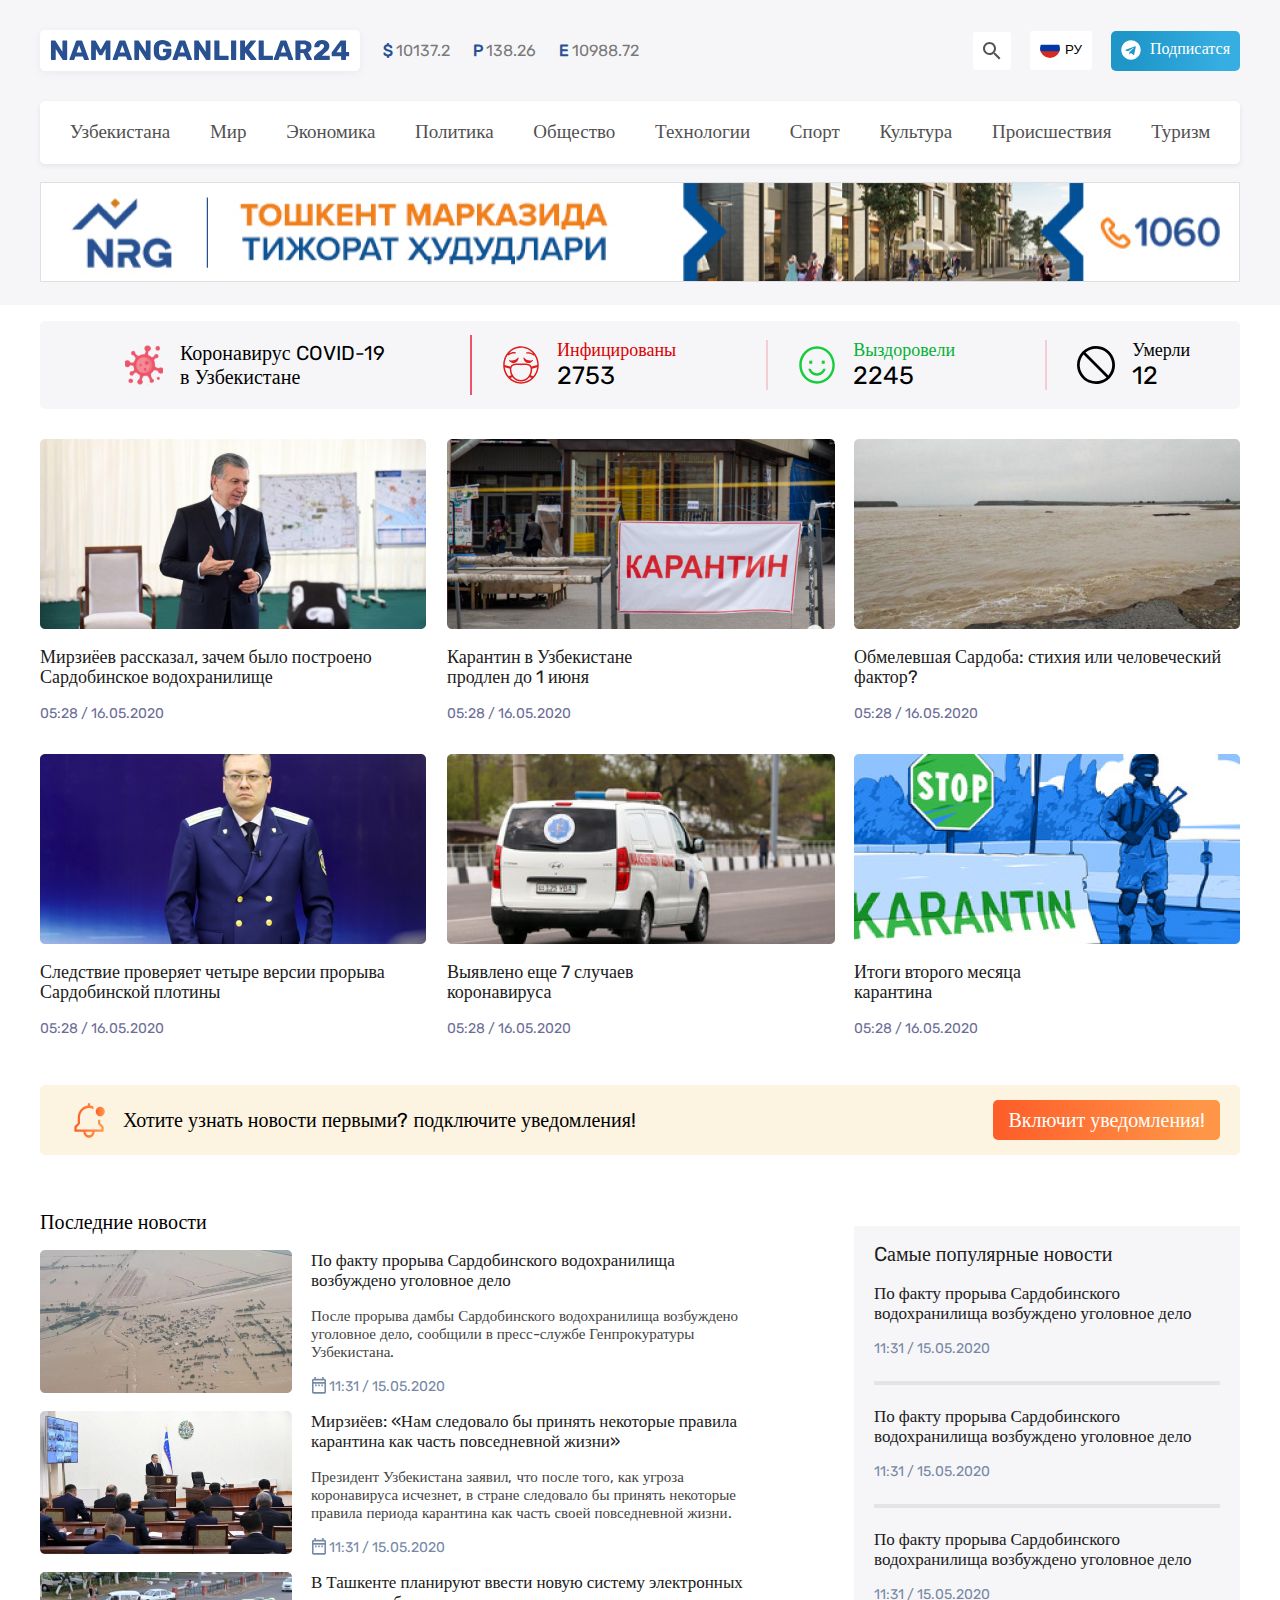
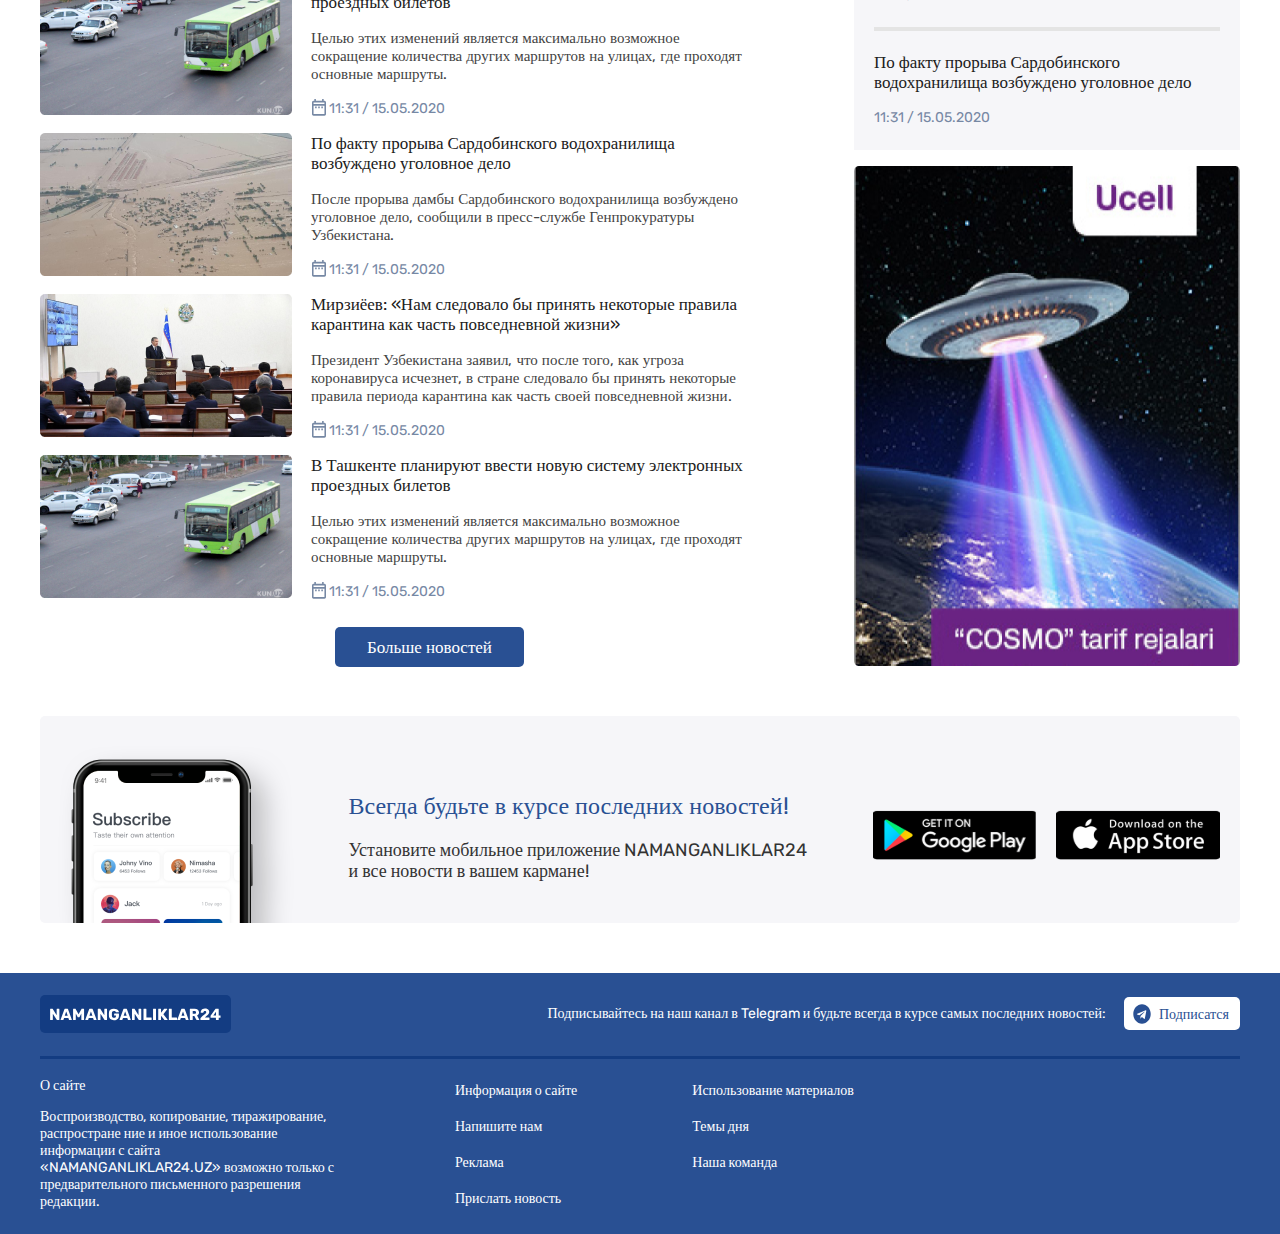
<file: index.html>
<!DOCTYPE html>
<html lang="ru">

<head>
  <meta charset="UTF-8">
  <meta http-equiv="X-UA-Compatible" content="IE=edge">
  <meta name="viewport" content="width=device-width, initial-scale=1.0">
  <link rel="stylesheet" href="./style/main.css">
  <title>Homework-8</title>
</head>

<body>
  <h1 class="tittle">NAMANGANLIKLAR24</h1>
  <header>
    <div class="container">
      <div class="header">
        <div class="heading">
          <div class="heading-2">
            <a href="#" class="heading-logo"><img src="images/NAMANGANLIKLAR24 (1).svg" alt="logo"></a>
            <div class="span">
              <p class="span-text"><span class="span-img">$</span>10137.2</p>
              <p class="span-text"><span class="span-img">P</span>138.26</p>
              <p class="span-text"><span class="span-img">E</span>10988.72</p>
            </div>
          </div>
          <div class="heading-3">
            <button class="header-button"><img src="images/mdi_magnify.svg" alt="lupa"></button>
            <button class="header-button-2"><img class="imga" src="images/cif_ru.svg" alt="ru">РУ</button>
            <a class="header-link-3" href="#">
              <img class="imgaa" src="images/cib_telegram.svg" alt="telegram">
              Подписатся
            </a>
          </div>
        </div>
        <div class="heading-nav">
          <nav>
            <ul class="nav-element">
              <li class="nav-item"><a class="linka" href="./about.html">Узбекистана</a></li>
              <li class="nav-item"><a class="linka" href="#">Мир</a></li>
              <li class="nav-item"><a class="linka" href="#">Экономика</a></li>
              <li class="nav-item"><a class="linka" href="#">Политика</a></li>
              <li class="nav-item"><a class="linka" href="#">Общество</a></li>
              <li class="nav-item"><a class="linka" href="#">Технологии</a></li>
              <li class="nav-item"><a class="linka" href="#">Спорт</a></li>
              <li class="nav-item"><a class="linka" href="#">Культура</a></li>
              <li class="nav-item"><a class="linka" href="#">Происшествия</a></li>
              <li class="nav-item"><a class="linka" href="#">Туризм</a></li>
            </ul>
          </nav>
        </div>
        <aside>
          <div class="header-img">
          <img class="img-header" src="images/Rectangle 3.jpg" alt="restangle">
        </div>
        </aside>
      </div>
    </div>


  </header>
  <main>
    <section>
      <div class="container">
        <div class="hero">

          <div class="hero-2">
            <ul class="hero-element">
              <li class="hero-item-1">
                <img class="sub-img" src="images/img/2659980 1.svg" alt="popuer">
                <p class="sub-title">Коронавирус COVID-19
                  в Узбекистане</p>
              </li>

              <li class="hero-item">
                <span class="hero-line"></span>
                <img class="sub-img" src="images/img/emojione-monotone_face-with-medical-mask.svg" alt="emoje">
                <div>
                  <p class="sub-title-0">Инфицированы</p>
                  <p class="sub-text">2753</p>
                </div>
              </li>

              <li class="hero-item">
                <span class="hero-line-2"></span>
                <img class="sub-img" src="images/img/cil_smile.svg" alt="smile">
                <div>
                  <p class="sub-title-1">Выздоровели</p>
                  <p class="sub-text">2245</p>

                </div>
              </li>

              <li class="hero-item">
                <span class="hero-line-2"></span>
                <img class="sub-img" src="images/img/Vector.svg" alt="vector">
                <div>
                  <p class="sub-title-2">Умерли</p>
                  <p class="sub-text">12</p>

                </div>
              </li>


            </ul>
          </div>

          <div class="hero-3">
            <ul class="hero-3-element">
              <li class="hero-3-item">
                <img src="images/ima/Rectangle 10.jpg" alt="Rectangle">
                <p class="hero-3-title">Мирзиёев рассказал, зачем было построено
                  Сардобинское водохранилище</p>
                <p class="hero-3-text">05:28 / 16.05.2020</p>
              </li>
              <li class="hero-3-item">
                <img src="images/ima/Rectangle 11.jpg" alt="Rectangle">
                <p class="hero-3-title2">Карантин в Узбекистане продлен до 1 июня</p>
                <p class="hero-3-text">05:28 / 16.05.2020</p>
              </li>

              <li class="hero-3-item">
                <img src="images/ima/Rectangle 12.jpg" alt="Rectangle">
                <p class="hero-3-title">Обмелевшая Сардоба: стихия или
                  человеческий фактор?</p>
                <p class="hero-3-text">05:28 / 16.05.2020</p>
              </li>

              <li class="hero-3-item">
                <img src="images/ima/Rectangle 14.jpg" alt="Rectangle">
                <p class="hero-3-title">Следствие проверяет четыре версии
                  прорыва Сардобинской плотины</p>
                <p class="hero-3-text">05:28 / 16.05.2020</p>
              </li>

              <li class="hero-3-item">
                <img src="images/ima/Rectangle 15.jpg" alt="Rectangle">
                <p class="hero-3-title2">Выявлено еще 7 случаев коронавируса</p>
                <p class="hero-3-text">05:28 / 16.05.2020</p>
              </li>

              <li class="hero-3-item">
                <img src="images/ima/Rectangle 16.jpg" alt="Rectangle">
                <p class="hero-3-title2">Итоги второго месяца карантина</p>
                <p class="hero-3-text">05:28 / 16.05.2020</p>
              </li>

            </ul>
          </div>

        </div>

      </div>
    </section>
    <section>
      <div class="container">

        <div class="info">
          <div class="market">
            <div class="market-2">
              <img class="market-img" src="images/carbon_notification-new.svg" alt="carbon">
              <p class="market-text">
                Хотите узнать новости первыми? подключите уведомления!
              </p>
            </div>

            <a class="market-link" href="#">
              Включит уведомления!
            </a>
          </div>
          <div class="news">
            <div class="news-2">
              <h2 class="news-title">
                Последние новости
              </h2>
              <ul class="news-element">
                <li class="news-item">
                  <img src="images/1.png" alt="news" height="143">
                  <div class="li-div">
                    <p class="item-text">
                      По факту прорыва Сардобинского водохранилища
                      возбуждено уголовное дело
                    </p>
                    <p class="item-text-2">
                      После прорыва дамбы Сардобинского водохранилища возбуждено уголовное дело, сообщили в пресс-службе
                      Генпрокуратуры Узбекистана.
                    </p>
                    <p class="item-text-3"><img src="images/1.svg" alt="date"> 11:31 / 15.05.2020</p>
                  </div>
                </li>
                <li class="news-item">
                  <img src="images/2.png" alt="news" height="143">
                  <div class="li-div">
                    <p class="item-text">
                      Мирзиёев: «Нам следовало бы принять некоторые правила
                      карантина как часть повседневной жизни»
                    </p>
                    <p class="item-text-2">
                      Президент Узбекистана заявил, что после того, как угроза коронавируса исчезнет, в стране следовало
                      бы принять некоторые правила периода карантина как часть своей повседневной жизни.
                    </p>
                    <p class="item-text-3"><img src="images/1.svg" alt="date">11:31 / 15.05.2020</p>
                  </div>
                </li>
                <li class="news-item">
                  <img src="images/3.png" alt="news" height="143">
                  <div class="li-div">
                    <p class="item-text">
                      В Ташкенте планируют ввести новую систему электронных проездных билетов
                    </p>
                    <p class="item-text-2">Целью этих изменений является максимально возможное сокращение количества
                      других маршрутов на улицах, где проходят основные маршруты.</p>
                    <p class="item-text-3"><img src="images/1.svg" alt="date">11:31 / 15.05.2020</p>
                  </div>
                </li>
                <li class="news-item">
                  <img src="images/4.png" alt="news" height="143">
                  <div class="li-div">
                    <p class="item-text">По факту прорыва Сардобинского водохранилища
                      возбуждено уголовное дело</p>
                    <p class="item-text-2">После прорыва дамбы Сардобинского водохранилища возбуждено уголовное дело,
                      сообщили в пресс-службе Генпрокуратуры Узбекистана.
                    </p>
                    <p class="item-text-3"><img src="images/1.svg" alt="date">11:31 / 15.05.2020</p>
                  </div>
                </li>
                <li class="news-item">
                  <img src="images/5.png" alt="news" height="143">
                  <div class="li-div">
                    <p class="item-text">Мирзиёев: «Нам следовало бы принять некоторые правила
                      карантина как часть повседневной жизни»
                    </p>
                    <p class="item-text-2">Президент Узбекистана заявил, что после того, как угроза коронавируса
                      исчезнет, в стране следовало бы принять некоторые правила периода карантина как часть своей
                      повседневной жизни.
                    </p>
                    <p class="item-text-3"><img src="images/1.svg" alt="date">11:31 / 15.05.2020</p>
                  </div>
                </li>
                <li class="news-item">
                  <img src="images/6.png" alt="news" height="143">
                  <div class="li-div">
                    <p class="item-text">В Ташкенте планируют ввести новую систему электронных проездных билетов
                    </p>
                    <p class="item-text-2">Целью этих изменений является максимально возможное сокращение количества
                      других маршрутов на улицах, где проходят основные маршруты.</p>
                    <p class="item-text-3"><img src="images/1.svg" alt="date">11:31 / 15.05.2020</p>
                  </div>
                </li>

              </ul>
              <a class="news-link" href="#">Больше новостей</a>
            </div>


            <div class="news-3">
              <ul class="news-3-element">
                <li class="news-3-item">
                  <p class="news-3-title">Cамые популярные новости</p>
                  <p class="news-3-text">
                    По факту прорыва Сардобинского водохранилища
                    возбуждено уголовное дело
                  </p>
                  <p class="news-3-text-2">11:31 / 15.05.2020</p>
                  <span class="news-3-line"></span>
                </li>
                <li class="news-3-item">
                  <p class="news-3-text">
                    По факту прорыва Сардобинского водохранилища
                    возбуждено уголовное дело
                  </p>
                  <p class="news-3-text-2">11:31 / 15.05.2020</p>
                  <span class="news-3-line"></span>
                </li>
                <li class="news-3-item">
                  <p class="news-3-text">
                    По факту прорыва Сардобинского водохранилища
                    возбуждено уголовное дело
                  </p>
                  <p class="news-3-text-2">11:31 / 15.05.2020</p>
                  <span class="news-3-line"></span>
                </li>
                <li class="news-3-item">
                  <p class="news-3-text">
                    По факту прорыва Сардобинского водохранилища
                    возбуждено уголовное дело
                  </p>
                  <p class="news-3-text-2">11:31 / 15.05.2020</p>
                </li>

              </ul>
              <aside class="new-link"><a href="#"><img src="images/1.jpg" alt="Ucell" width="386" height="500"></a>
              </aside>

            </div>

          </div>
        </div>

      </div>
    </section>
    <section>
      <div class="container">
        <div class="linka-5">
          <img src="images/7.png" alt="telephone">
          <div class="linka-2">
            <h2 class="linka-text">
              Всегда будьте в курсе последних новостей!
            </h2>
            <h2 class="linka-text-2">
              Установите мобильное приложение NAMANGANLIKLAR24
              и все новости в вашем кармане!
            </h2>

          </div>
          <div class="linka-3">
            <a class="linka-link" href="#">
              <img src="images/googleplay 1.svg" alt="google play">
            </a>
            <a class="linka-link" href="#"><img src="images/appstore 1 (2).svg" alt="app store"></a>
          </div>
        </div>
      </div>
    </section>
  </main>


  <footer>
    <div class="container">
      <div class="footer">
        <div class="footer-logo">
          <a class="naman" href="#"><img  src="images/NAMANGANLIKLAR24 (2).svg" alt="restangle"></a>
          <div class="footer-logo-2">
            <p class="footer-text">
              Подписывайтесь на наш канал в Telegram и будьте всегда в курсе самых последних новостей:
            </p>
            <a class="air" href="#"><img class="hair" src="images/Vector.svg" alt="vector">Подписатся</a>
          </div>

        </div>
  <span class="footer-lina"></span>
        <div class="footer-div">
                                
          <div class="footer-div-1">
            <p class="footer-div-text-1">О сайте</p>
            <p class="footer-div-text-2">

              Воспроизводство, копирование, тиражирование, распростране ние и иное использование информации с сайта
              «NAMANGANLIKLAR24.UZ» возможно только с предварительного письменного разрешения редакции.

            </p>
          </div>

          <div class="footer-div-nav">
            <ul class="footer-div-element">
              <li class="footer-div-item"><a class="bair"  href="#">Информация о сайте</a></li>
              <li class="footer-div-item"><a class="bair" href="#">Напишите нам</a></li>
              <li class="footer-div-item"><a class="bair" href="#">Реклама</a></li>
              <li class="footer-div-item"><a class="bair" href="#">Прислать новость</a></li>

            </ul>
          </div>
          <div class="footer-div-nav">
            <ul class="footer-div-element">
              <li class="footer-div-item"><a class="bair" href="#">Использование материалов</a></li>
              <li class="footer-div-item"><a class="bair" href="#">Темы дня</a></li>
              <li class="footer-div-item"><a class="bair" href="#">Наша команда</a></li>
            </ul>

          </div>


        </div>
      </div>
    </div>
  </footer>

</body>

</html>
</file>
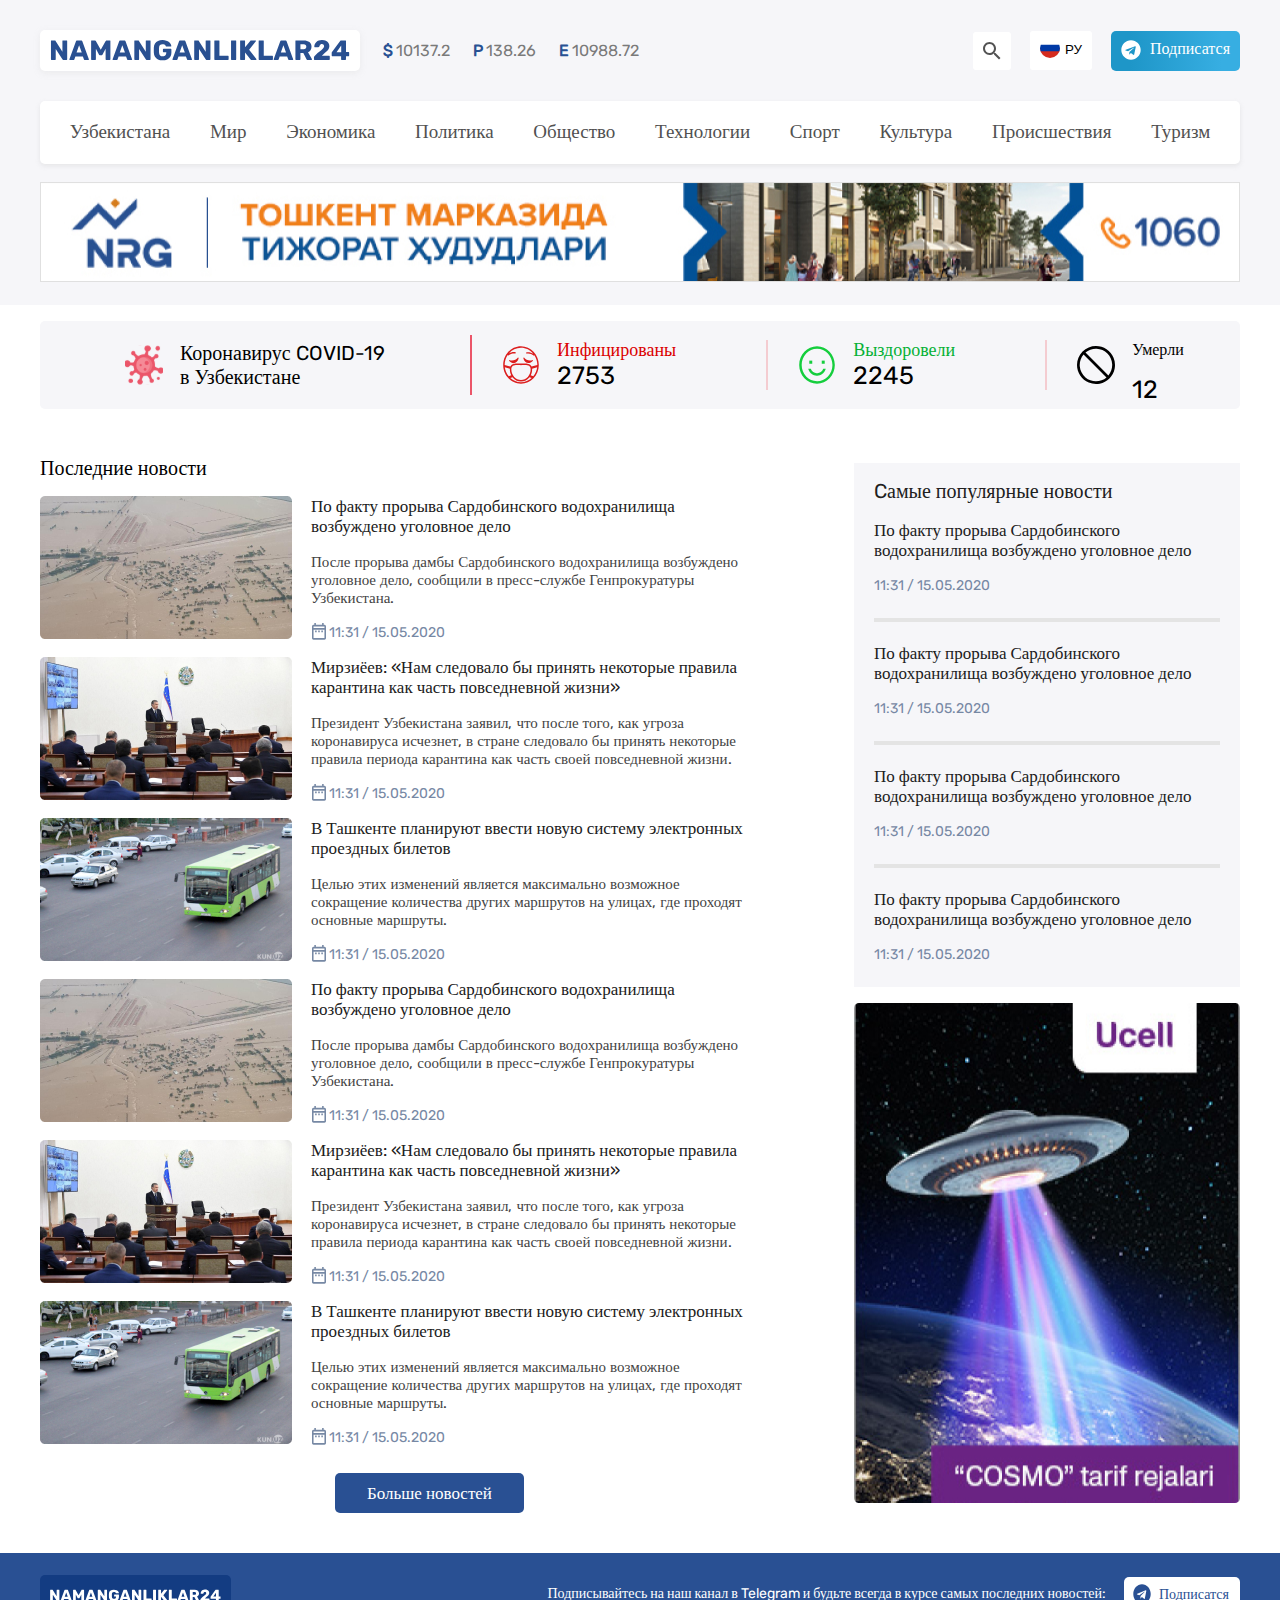
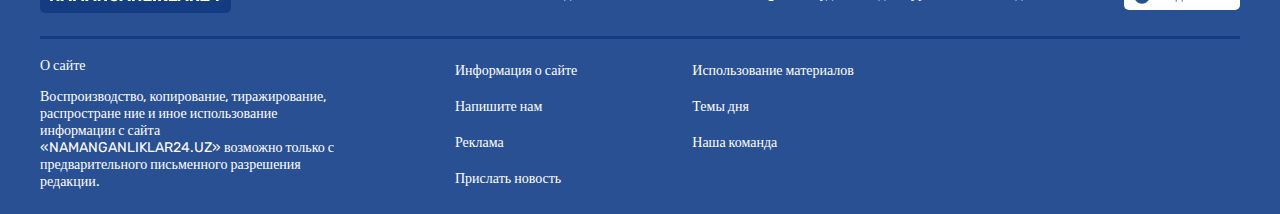
<file: about.html>
<!DOCTYPE html>
<html lang="ru">
<head>
  <meta charset="UTF-8">
  <meta http-equiv="X-UA-Compatible" content="IE=edge">
  <meta name="viewport" content="width=device-width, initial-scale=1.0">
  <link rel="stylesheet" href="./about/about.css">
  <title>page-2</title>
</head>
<body>
  <h1 class="tittle">NAMANGANLIKLAR24</h1>
  <header>
    <div class="container">
      <div class="header">
        <div class="heading">
          <div class="heading-2">
            <a href="#" class="heading-logo"><img src="images/NAMANGANLIKLAR24 (1).svg" alt="logo"></a>
            <div class="span">
              <p class="span-text"><span class="span-img">$</span>10137.2</p>
              <p class="span-text"><span class="span-img">P</span>138.26</p>
              <p class="span-text"><span class="span-img">E</span>10988.72</p>
            </div>
          </div>
          <div class="heading-3">
            <button class="header-button"><img src="images/mdi_magnify.svg" alt="lupa"></button>
            <button class="header-button-2"><img class="imga" src="images/cif_ru.svg" alt="ru">РУ</button>
            <a class="header-link-3" href="#">
              <img class="imgaa" src="images/cib_telegram.svg" alt="telegram">
              Подписатся
            </a>
          </div>
        </div>
        <div class="heading-nav">
          <nav>
            <ul class="nav-element">
              <li class="nav-item"><a class="linka" href="#">Узбекистана</a></li>
              <li class="nav-item"><a class="linka" href="./third.html">Мир</a></li>
              <li class="nav-item"><a class="linka" href="#">Экономика</a></li>
              <li class="nav-item"><a class="linka" href="#">Политика</a></li>
              <li class="nav-item"><a class="linka" href="#">Общество</a></li>
              <li class="nav-item"><a class="linka" href="#">Технологии</a></li>
              <li class="nav-item"><a class="linka" href="#">Спорт</a></li>
              <li class="nav-item"><a class="linka" href="#">Культура</a></li>
              <li class="nav-item"><a class="linka" href="#">Происшествия</a></li>
              <li class="nav-item"><a class="linka" href="#">Туризм</a></li>
            </ul>
          </nav>
        </div>
        <aside>
          <div class="header-img">
          <img class="img-header" src="images/Rectangle 3.jpg" alt="restangle">
        </div>
        </aside>
      </div>
    </div>


  </header>
  <main>
    <section>
      <div class="container">
        <div class="hero-2">
          
          <ul class="hero-element">
            <li class="hero-item-1">
              <img class="sub-img" src="images/img/2659980 1.svg" alt="popuer">
              <p class="sub-title">Коронавирус COVID-19
                в Узбекистане</p>
            </li>

            <li class="hero-item">
              <span class="hero-line"></span>
              <img class="sub-img" src="images/img/emojione-monotone_face-with-medical-mask.svg" alt="emoje">
              <div>
                <p class="sub-title-0">Инфицированы</p>
                <p class="sub-text">2753</p>
              </div>
            </li>

            <li class="hero-item">
              <span class="hero-line-2"></span>
              <img class="sub-img" src="images/img/cil_smile.svg" alt="smile">
              <div>
                <p class="sub-title-1">Выздоровели</p>
                <p class="sub-text">2245</p>

              </div>
            </li>

            <li class="hero-item">
              <span class="hero-line-2"></span>
              <img class="sub-img" src="images/img/Vector.svg" alt="vector">
              <div>
                <p class="sub-title-2">Умерли</p>
                <p class="sub-text">12</p>

              </div>
            </li>


          </ul>
        </div>

      </div>
    </section>
    <section>
      <div class="container">
        <div class="news">
          <div class="news-2">
            <h2 class="news-title">
              Последние новости
            </h2>
            <ul class="news-element">
              <li class="news-item">
                <img src="images/1.png" alt="news" height="143">
                <div class="li-div">
                  <p class="item-text">
                    По факту прорыва Сардобинского водохранилища
                    возбуждено уголовное дело
                  </p>
                  <p class="item-text-2">
                    После прорыва дамбы Сардобинского водохранилища возбуждено уголовное дело, сообщили в пресс-службе
                    Генпрокуратуры Узбекистана.
                  </p>
                  <p class="item-text-3"><img src="images/1.svg" alt="date"> 11:31 / 15.05.2020</p>
                </div>
              </li>
              <li class="news-item">
                <img src="images/2.png" alt="news" height="143">
                <div class="li-div">
                  <p class="item-text">
                    Мирзиёев: «Нам следовало бы принять некоторые правила
                    карантина как часть повседневной жизни»
                  </p>
                  <p class="item-text-2">
                    Президент Узбекистана заявил, что после того, как угроза коронавируса исчезнет, в стране следовало
                    бы принять некоторые правила периода карантина как часть своей повседневной жизни.
                  </p>
                  <p class="item-text-3"><img src="images/1.svg" alt="date">11:31 / 15.05.2020</p>
                </div>
              </li>
              <li class="news-item">
                <img src="images/3.png" alt="news" height="143">
                <div class="li-div">
                  <p class="item-text">
                    В Ташкенте планируют ввести новую систему электронных проездных билетов
                  </p>
                  <p class="item-text-2">Целью этих изменений является максимально возможное сокращение количества
                    других маршрутов на улицах, где проходят основные маршруты.</p>
                  <p class="item-text-3"><img src="images/1.svg" alt="date">11:31 / 15.05.2020</p>
                </div>
              </li>
              <li class="news-item">
                <img src="images/4.png" alt="news" height="143">
                <div class="li-div">
                  <p class="item-text">По факту прорыва Сардобинского водохранилища
                    возбуждено уголовное дело</p>
                  <p class="item-text-2">После прорыва дамбы Сардобинского водохранилища возбуждено уголовное дело,
                    сообщили в пресс-службе Генпрокуратуры Узбекистана.
                  </p>
                  <p class="item-text-3"><img src="images/1.svg" alt="date">11:31 / 15.05.2020</p>
                </div>
              </li>
              <li class="news-item">
                <img src="images/5.png" alt="news" height="143">
                <div class="li-div">
                  <p class="item-text">Мирзиёев: «Нам следовало бы принять некоторые правила
                    карантина как часть повседневной жизни»
                  </p>
                  <p class="item-text-2">Президент Узбекистана заявил, что после того, как угроза коронавируса
                    исчезнет, в стране следовало бы принять некоторые правила периода карантина как часть своей
                    повседневной жизни.
                  </p>
                  <p class="item-text-3"><img src="images/1.svg" alt="date">11:31 / 15.05.2020</p>
                </div>
              </li>
              <li class="news-item">
                <img src="images/6.png" alt="news" height="143">
                <div class="li-div">
                  <p class="item-text">В Ташкенте планируют ввести новую систему электронных проездных билетов
                  </p>
                  <p class="item-text-2">Целью этих изменений является максимально возможное сокращение количества
                    других маршрутов на улицах, где проходят основные маршруты.</p>
                  <p class="item-text-3"><img src="images/1.svg" alt="date">11:31 / 15.05.2020</p>
                </div>
              </li>

            </ul>
            <a class="news-link" href="#">Больше новостей</a>
          </div>


          <div class="news-3">
            <ul class="news-3-element">
              <li class="news-3-item">
                <p class="news-3-title">Cамые популярные новости</p>
                <p class="news-3-text">
                  По факту прорыва Сардобинского водохранилища
                  возбуждено уголовное дело
                </p>
                <p class="news-3-text-2">11:31 / 15.05.2020</p>
                <span class="news-3-line"></span>
              </li>
              <li class="news-3-item">
                <p class="news-3-text">
                  По факту прорыва Сардобинского водохранилища
                  возбуждено уголовное дело
                </p>
                <p class="news-3-text-2">11:31 / 15.05.2020</p>
                <span class="news-3-line"></span>
              </li>
              <li class="news-3-item">
                <p class="news-3-text">
                  По факту прорыва Сардобинского водохранилища
                  возбуждено уголовное дело
                </p>
                <p class="news-3-text-2">11:31 / 15.05.2020</p>
                <span class="news-3-line"></span>
              </li>
              <li class="news-3-item">
                <p class="news-3-text">
                  По факту прорыва Сардобинского водохранилища
                  возбуждено уголовное дело
                </p>
                <p class="news-3-text-2">11:31 / 15.05.2020</p>
              </li>

            </ul>
            <aside class="new-link"><a href="#"><img src="images/1.jpg" alt="Ucell" width="386" height="500"></a>
            </aside>

          </div>

        </div>

      </div>
    </section>
  </main>
  <footer>
    <div class="container">
      <div class="footer">
        <div class="footer-logo">
          <a class="naman" href="#"><img  src="images/NAMANGANLIKLAR24 (2).svg" alt="restangle"></a>
          <div class="footer-logo-2">
            <p class="footer-text">
              Подписывайтесь на наш канал в Telegram и будьте всегда в курсе самых последних новостей:
            </p>
            <a class="air" href="#"><img class="hair" src="images/Vector.svg" alt="vector">Подписатся</a>
          </div>

        </div>
  <span class="footer-lina"></span>
        <div class="footer-div">
                                
          <div class="footer-div-1">
            <p class="footer-div-text-1">О сайте</p>
            <p class="footer-div-text-2">

              Воспроизводство, копирование, тиражирование, распростране ние и иное использование информации с сайта
              «NAMANGANLIKLAR24.UZ» возможно только с предварительного письменного разрешения редакции.

            </p>
          </div>

          <div class="footer-div-nav">
            <ul class="footer-div-element">
              <li class="footer-div-item"><a class="bair"  href="#">Информация о сайте</a></li>
              <li class="footer-div-item"><a class="bair" href="#">Напишите нам</a></li>
              <li class="footer-div-item"><a class="bair" href="#">Реклама</a></li>
              <li class="footer-div-item"><a class="bair" href="#">Прислать новость</a></li>

            </ul>
          </div>
          <div class="footer-div-nav">
            <ul class="footer-div-element">
              <li class="footer-div-item"><a class="bair" href="#">Использование материалов</a></li>
              <li class="footer-div-item"><a class="bair" href="#">Темы дня</a></li>
              <li class="footer-div-item"><a class="bair" href="#">Наша команда</a></li>
            </ul>

          </div>


        </div>
      </div>
    </div>
  </footer>

</body>
</html>
</file>
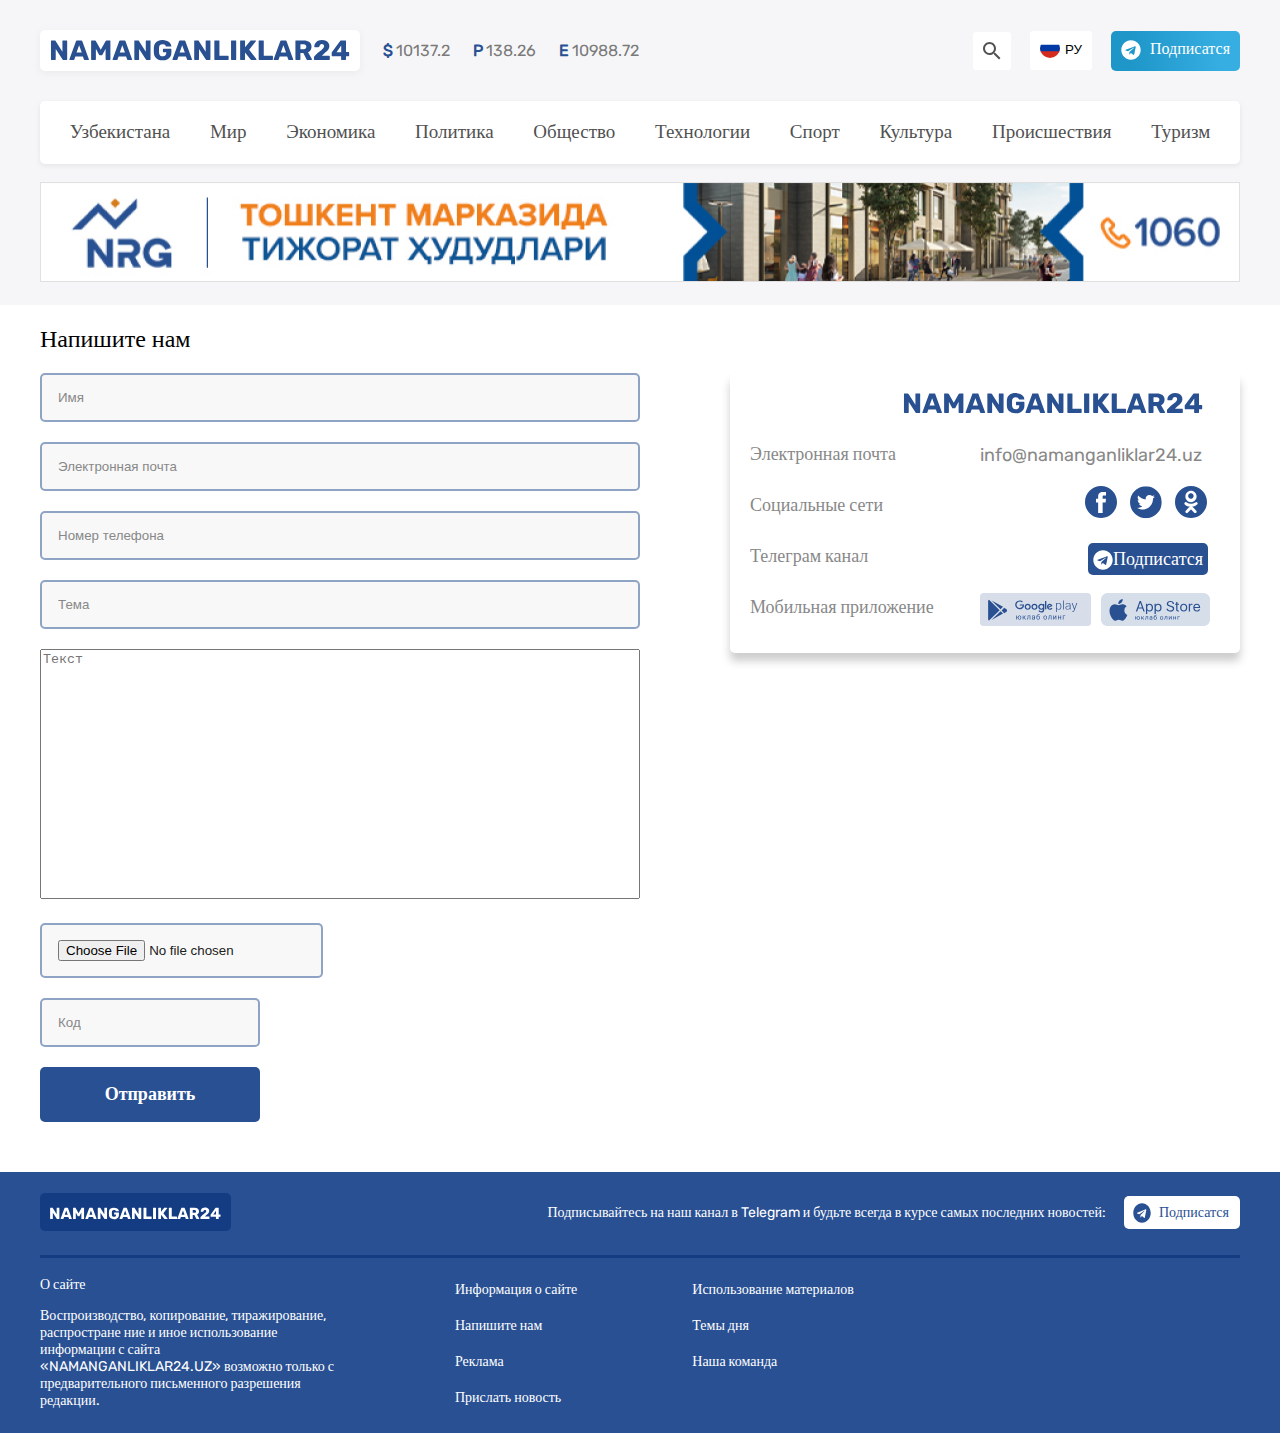
<file: hard.html>
<!DOCTYPE html>
<html lang="en">
<head>
  <meta charset="UTF-8">
  <meta http-equiv="X-UA-Compatible" content="IE=edge">
  <meta name="viewport" content="width=device-width, initial-scale=1.0">
  <link rel="stylesheet" href="./hard/hard.css">
  <title>Document</title>
</head>
<body>
  <body>
    <h1 class="tittle">NAMANGANLIKLAR24</h1>
    <header>
      <div class="container">
        <div class="header">
          <div class="heading">
            <div class="heading-2">
              <a href="#" class="heading-logo"><img src="images/NAMANGANLIKLAR24 (1).svg" alt="logo"></a>
              <div class="span">
                <p class="span-text"><span class="span-img">$</span>10137.2</p>
                <p class="span-text"><span class="span-img">P</span>138.26</p>
                <p class="span-text"><span class="span-img">E</span>10988.72</p>
              </div>
            </div>
            <div class="heading-3">
              <button class="header-button"><img src="images/mdi_magnify.svg" alt="lupa"></button>
              <button class="header-button-2"><img class="imga" src="images/cif_ru.svg" alt="ru">РУ</button>
              <a class="header-link-3" href="#">
                <img class="imgaa" src="images/cib_telegram.svg" alt="telegram">
                Подписатся
              </a>
            </div>
          </div>
          <div class="heading-nav">
            <nav>
              <ul class="nav-element">
                <li class="nav-item"><a class="linka" href="#">Узбекистана</a></li>
                <li class="nav-item"><a class="linka" href="#">Мир</a></li>
                <li class="nav-item"><a class="linka" href="#">Экономика</a></li>
                <li class="nav-item"><a class="linka" href="#">Политика</a></li>
                <li class="nav-item"><a class="linka" href="#">Общество</a></li>
                <li class="nav-item"><a class="linka" href="#">Технологии</a></li>
                <li class="nav-item"><a class="linka" href="#">Спорт</a></li>
                <li class="nav-item"><a class="linka" href="#">Культура</a></li>
                <li class="nav-item"><a class="linka" href="#">Происшествия</a></li>
                <li class="nav-item"><a class="linka" href="#">Туризм</a></li>
              </ul>
            </nav>
          </div>
          <aside>
            <div class="header-img">
            <img class="img-header" src="images/Rectangle 3.jpg" alt="restangle">
          </div>
          </aside>
        </div>
      </div>
  
  
    </header>
      <main>
        <section>
          <div class="container">
            <div class="hard">

              <div class="hard-2">
                <h2 class="tiitle">
                  Напишите нам
                </h2>

                <form class="form" autocomplete="off" action="https://echo.htmlacademy.ru/">

                  <label class="label">
                    <input class="input" type="text" name="user-name" placeholder="Имя">
                  </label>
      
                  <label class="label">
                    <input class="input" type="email" name="user-email" placeholder="Электронная почта">
                  </label>
      
                  <label class="label">
                    <input class="input" type="tel" name="user-phone" placeholder="Номер телефона">
                  </label>
                  <label class="label">
                    <input class="input" type="text" name="user-theme" placeholder="Тема">
                  </label>
      
                  <label class="label">
                    <textarea class="text-area" name="msg" placeholder="Текст"></textarea>
                  </label>
      
                  <label class="label file-label">
                    <input class="input file" type="file" placeholder="Прикрепить файл" name="user-file">
                  </label>
      
                  <label class="label">
                    <input class="input code" type="text" placeholder="Код" name="user-code">
                  </label>
      
                  <button class="button" type="submit">Отправить</button>
      
                </form>
                
              </div>




                  <div class="divvv">
                    <a class="jjj" href="#"><img src="images/NAMANGANLIKLAR24 (4).svg" alt=""></a>
                    <div class="liv">
                      <div class="liv-2">
                        <ul class="jj">
                          <li class="kk"><a class="rr" href="#">Электронная почта</a></li>
                          <li class="kk"><a class="rr" href="#">Социальные сети</a></li>
                          <li class="kk"><a class="rr" href="#">Телеграм канал</a></li>
                          <li class="kk"><a class="rr" href="#">Мобильная приложение</a></li>
                        </ul>

                      </div>
                      <div class="he">
                        <a class="bb" href="#">info@namanganliklar24.uz</a>
                        <div class="divl">
                          <a class="ss" href="#"><img src="images/facebook-r 1.svg" alt=ector"v"></a>
                          <a class="ss" href="#"><img src="images/twitter-r 1.svg" alt="vector"></a>
                          <a class="ss" href="#"><img src="images/odnoklasnik-r 1.svg" alt="vector"></a>
                        </div>
                        <a href="#" class="dd"><img src="images/ima/cib_telegram.svg" alt="vector">Подписатся</a>
                        <div class="fffs">
                          <a class="gl" href="#"><img src="images/googlePlay-w 1.svg" alt="vactor"></a>
                          <a class="gl" href="#"><img src="images/appleStore-w 1.svg" alt="vactor"></a>

                        </div>
                      </div>

                    </div>

                  </div>











                  </div>

            </div>
          </div>
        </section>
      </main>
      <footer>
        <div class="container">
          <div class="footer">
            <div class="footer-logo">
              <a class="naman" href="#"><img  src="images/NAMANGANLIKLAR24 (2).svg" alt="restangle"></a>
              <div class="footer-logo-2">
                <p class="footer-text">
                  Подписывайтесь на наш канал в Telegram и будьте всегда в курсе самых последних новостей:
                </p>
                <a class="air" href="#"><img class="hair" src="images/Vector.svg" alt="vector">Подписатся</a>
              </div>
    
            </div>
      <span class="footer-lina"></span>
            <div class="footer-div">
                                    
              <div class="footer-div-1">
                <p class="footer-div-text-1">О сайте</p>
                <p class="footer-div-text-2">
    
                  Воспроизводство, копирование, тиражирование, распростране ние и иное использование информации с сайта
                  «NAMANGANLIKLAR24.UZ» возможно только с предварительного письменного разрешения редакции.
    
                </p>
              </div>
    
              <div class="footer-div-nav">
                <ul class="footer-div-element">
                  <li class="footer-div-item"><a class="bair"  href="#">Информация о сайте</a></li>
                  <li class="footer-div-item"><a class="bair" href="#">Напишите нам</a></li>
                  <li class="footer-div-item"><a class="bair" href="#">Реклама</a></li>
                  <li class="footer-div-item"><a class="bair" href="#">Прислать новость</a></li>
    
                </ul>
              </div>
              <div class="footer-div-nav">
                <ul class="footer-div-element">
                  <li class="footer-div-item"><a class="bair" href="#">Использование материалов</a></li>
                  <li class="footer-div-item"><a class="bair" href="#">Темы дня</a></li>
                  <li class="footer-div-item"><a class="bair" href="#">Наша команда</a></li>
                </ul>
    
              </div>
    
    
            </div>
          </div>
        </div>
      </footer>
    
</body>
</html>
</file>
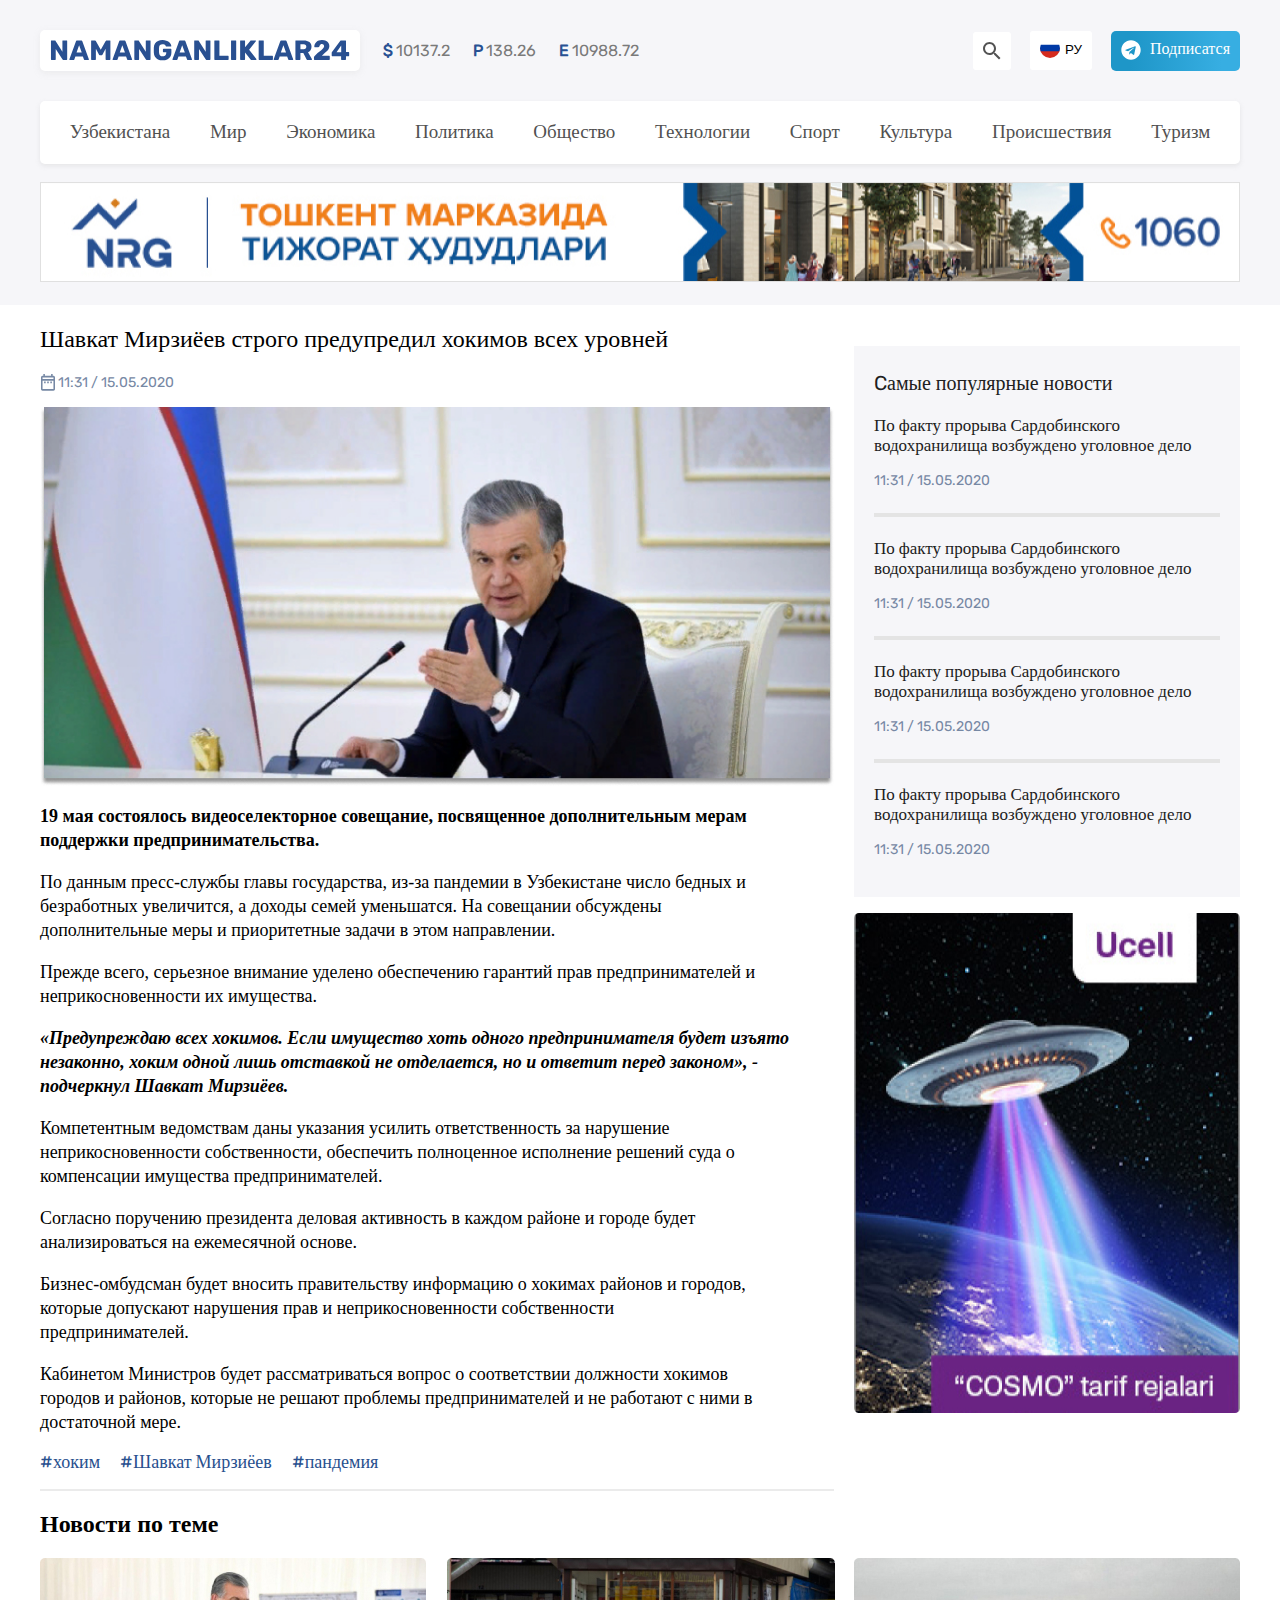
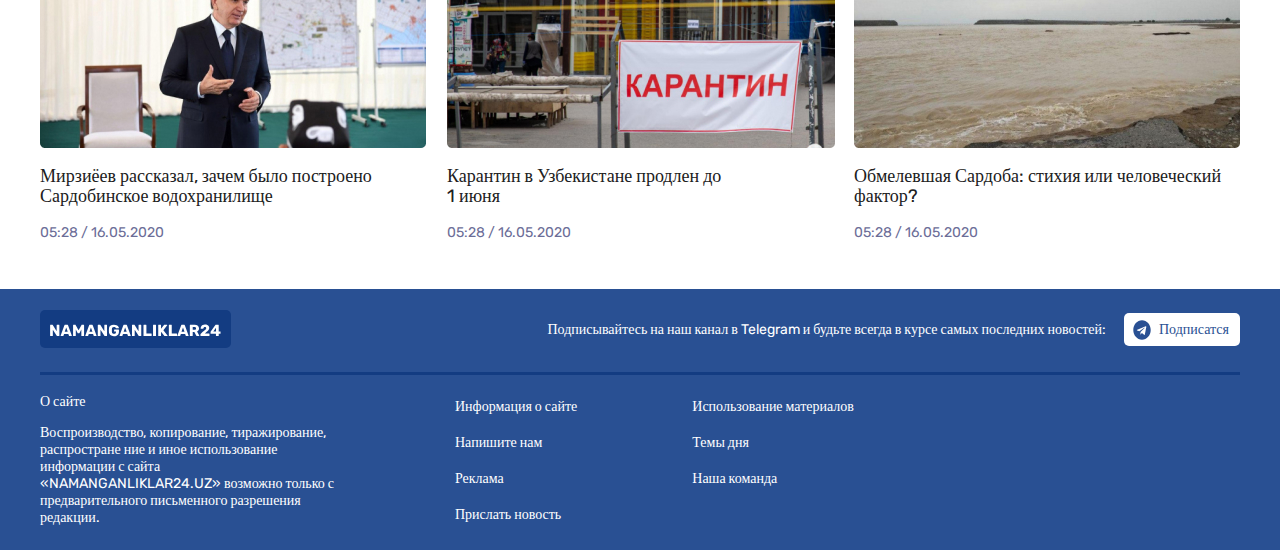
<file: third.html>
<!DOCTYPE html>
<html lang="ru">
<head>
  <meta charset="UTF-8">
  <meta http-equiv="X-UA-Compatible" content="IE=edge">
  <meta name="viewport" content="width=device-width, initial-scale=1.0">
  <link rel="stylesheet" href="./third-style/third.css">
  <title>page-3</title>
</head>
<body>
  <h1 class="tittle">NAMANGANLIKLAR24</h1>
  <header>
    <div class="container">
      <div class="header">
        <div class="heading">
          <div class="heading-2">
            <a href="#" class="heading-logo"><img src="images/NAMANGANLIKLAR24 (1).svg" alt="logo"></a>
            <div class="span">
              <p class="span-text"><span class="span-img">$</span>10137.2</p>
              <p class="span-text"><span class="span-img">P</span>138.26</p>
              <p class="span-text"><span class="span-img">E</span>10988.72</p>
            </div>
          </div>
          <div class="heading-3">
            <button class="header-button"><img src="images/mdi_magnify.svg" alt="lupa"></button>
            <button class="header-button-2"><img class="imga" src="images/cif_ru.svg" alt="ru">РУ</button>
            <a class="header-link-3" href="#">
              <img class="imgaa" src="images/cib_telegram.svg" alt="telegram">
              Подписатся
            </a>
          </div>
        </div>
        <div class="heading-nav">
          <nav>
            <ul class="nav-element">
              <li class="nav-item"><a class="linka" href="#">Узбекистана</a></li>
              <li class="nav-item"><a class="linka" href="#">Мир</a></li>
              <li class="nav-item"><a class="linka" href="./hard.html">Экономика</a></li>
              <li class="nav-item"><a class="linka" href="#">Политика</a></li>
              <li class="nav-item"><a class="linka" href="#">Общество</a></li>
              <li class="nav-item"><a class="linka" href="#">Технологии</a></li>
              <li class="nav-item"><a class="linka" href="#">Спорт</a></li>
              <li class="nav-item"><a class="linka" href="#">Культура</a></li>
              <li class="nav-item"><a class="linka" href="#">Происшествия</a></li>
              <li class="nav-item"><a class="linka" href="#">Туризм</a></li>
            </ul>
          </nav>
        </div>
        <aside>
          <div class="header-img">
          <img class="img-header" src="images/Rectangle 3.jpg" alt="restangle">
        </div>
        </aside>
      </div>
    </div>


  </header>

  <main>
    <section>
        <div class="container">
          <div class="news">
          <article>
            <div class="news-2">
               <h2 class="news-title">
                Шавкат Мирзиёев строго предупредил хокимов всех уровней
               </h2>
               <p class="item-text-3"><img src="images/1.svg" alt="date">11:31 / 15.05.2020</p>
                <img class="news-img" src="images/Rectangle 52.jpg" alt="Precident" width="794" height="379">
                <p class="news-title-2">
                  19 мая состоялось видеоселекторное совещание, посвященное дополнительным мерам поддержки предпринимательства.
                </p>

                <p class="textt">
                                    По данным пресс-службы главы государства, из-за пандемии в Узбекистане число бедных и безработных увеличится, а доходы семей уменьшатся. На совещании обсуждены дополнительные меры и приоритетные задачи в этом направлении.
                </p>
                <p class="textt">
                  Прежде всего, серьезное внимание уделено обеспечению гарантий прав предпринимателей и неприкосновенности их имущества.
                </p>
                     <blockquote  class="sitata">
                       <p class="texd">
                        <em>
                  «Предупреждаю всех хокимов. Если имущество хоть одного предпринимателя будет изъято незаконно, хоким одной лишь отставкой не отделается, но и ответит перед законом», - подчеркнул Шавкат Мирзиёев.
                      </em>

                       </p>

                     </blockquote>

                <p class="textt">
                  Компетентным ведомствам даны указания усилить ответственность за нарушение неприкосновенности собственности, обеспечить полноценное исполнение решений суда о компенсации имущества предпринимателей.
                </p>

                <p class="textt">
                  Согласно поручению президента деловая активность в каждом районе и городе будет анализироваться на ежемесячной основе.
                </p>
                <p class="textt">
                  Бизнес-омбудсман будет вносить правительству информацию о хокимах районов и городов, которые допускают нарушения прав и неприкосновенности собственности предпринимателей.
                </p>

                <p class="textt">
                  Кабинетом Министров будет рассматриваться вопрос о соответствии должности хокимов городов и районов, которые не решают проблемы предпринимателей и не работают с ними в достаточной мере.
                </p>                  
                  <ul class="news-element-2">
                    <li class="news-item-2"><a href="#" class="new-link">#хоким</a></li>
                    <li class="news-item-2"><a href="#" class="new-link">#Шавкат Мирзиёев</a></li>
                    <li class="news-item-2"><a href="#" class="new-link">#пандемия</a></li>
                  </ul>
                  <span class="line-4"></span>
            </div>
            
          </article>
            <div class="news-3">
              <ul class="news-3-element">
                <li class="news-3-item">
                  <p class="news-3-title">Cамые популярные новости</p>
                  <p class="news-3-text">
                    По факту прорыва Сардобинского водохранилища
                    возбуждено уголовное дело
                  </p>
                  <p class="news-3-text-2">11:31 / 15.05.2020</p>
                  <span class="news-3-line"></span>
                </li>
                <li class="news-3-item">
                  <p class="news-3-text">
                    По факту прорыва Сардобинского водохранилища
                    возбуждено уголовное дело
                  </p>
                  <p class="news-3-text-2">11:31 / 15.05.2020</p>
                  <span class="news-3-line"></span>
                </li>
                <li class="news-3-item">
                  <p class="news-3-text">
                    По факту прорыва Сардобинского водохранилища
                    возбуждено уголовное дело
                  </p>
                  <p class="news-3-text-2">11:31 / 15.05.2020</p>
                  <span class="news-3-line"></span>
                </li>
                <li class="news-3-item">
                  <p class="news-3-text">
                    По факту прорыва Сардобинского водохранилища
                    возбуждено уголовное дело
                  </p>
                  <p class="news-3-text-2">11:31 / 15.05.2020</p>
                </li>

              </ul>
              <aside class="new-link"><a href="#"><img src="images/1.jpg" alt="Ucell" width="386" height="500"></a>
              </aside>

            </div>
          </div>
        </div>
    </section>
    <section>
      <div class="container">
              <div class="hero-3">
        <h2 class="hero-title-1">
          Новости по теме
        </h2>
        <ul class="hero-3-element">
          <li class="hero-3-item">
            <img src="images/ima/Rectangle 10.jpg" alt="Rectangle">
            <p class="hero-3-title">Мирзиёев рассказал, зачем было построено
              Сардобинское водохранилище</p>
            <p class="hero-3-text">05:28 / 16.05.2020</p>
          </li>
          <li class="hero-3-item">
            <img src="images/ima/Rectangle 11.jpg" alt="Rectangle">
            <p class="hero-3-title2">Карантин в Узбекистане продлен до 1 июня</p>
            <p class="hero-3-text">05:28 / 16.05.2020</p>
          </li>

          <li class="hero-3-item">
            <img src="images/ima/Rectangle 12.jpg" alt="Rectangle">
            <p class="hero-3-title">Обмелевшая Сардоба: стихия или
              человеческий фактор?</p>
            <p class="hero-3-text">05:28 / 16.05.2020</p>
          </li>


        </ul>
      </div>
      </div>
    </section>
  </main>
  <footer>
    <div class="container">
      <div class="footer">
        <div class="footer-logo">
          <a class="naman" href="#"><img  src="images/NAMANGANLIKLAR24 (2).svg" alt="restangle"></a>
          <div class="footer-logo-2">
            <p class="footer-text">
              Подписывайтесь на наш канал в Telegram и будьте всегда в курсе самых последних новостей:
            </p>
            <a class="air" href="#"><img class="hair" src="images/Vector.svg" alt="vector">Подписатся</a>
          </div>

        </div>
  <span class="footer-lina"></span>
        <div class="footer-div">
                                
          <div class="footer-div-1">
            <p class="footer-div-text-1">О сайте</p>
            <p class="footer-div-text-2">

              Воспроизводство, копирование, тиражирование, распростране ние и иное использование информации с сайта
              «NAMANGANLIKLAR24.UZ» возможно только с предварительного письменного разрешения редакции.

            </p>
          </div>

          <div class="footer-div-nav">
            <ul class="footer-div-element">
              <li class="footer-div-item"><a class="bair"  href="#">Информация о сайте</a></li>
              <li class="footer-div-item"><a class="bair" href="#">Напишите нам</a></li>
              <li class="footer-div-item"><a class="bair" href="#">Реклама</a></li>
              <li class="footer-div-item"><a class="bair" href="#">Прислать новость</a></li>

            </ul>
          </div>
          <div class="footer-div-nav">
            <ul class="footer-div-element">
              <li class="footer-div-item"><a class="bair" href="#">Использование материалов</a></li>
              <li class="footer-div-item"><a class="bair" href="#">Темы дня</a></li>
              <li class="footer-div-item"><a class="bair" href="#">Наша команда</a></li>
            </ul>

          </div>


        </div>
      </div>
    </div>
  </footer>

</body>
</html>
</file>
<file: style/main.css>
/* rubik-regular - latin */
@font-face {
  font-family: 'Rubik';
  font-style: normal;
  font-weight: 400;
  src: url('../fonts/rubik-v20-latin-regular.eot'); /* IE9 Compat Modes */
  src: local(''),
       url('../fonts/rubik-v20-latin-regular.eot?#iefix') format('embedded-opentype'), /* IE6-IE8 */
       url('../fonts/rubik-v20-latin-regular.woff2') format('woff2'), /* Super Modern Browsers */
       url('../fonts/rubik-v20-latin-regular.woff') format('woff'), /* Modern Browsers */
       url('../fonts/rubik-v20-latin-regular.ttf') format('truetype'), /* Safari, Android, iOS */
       url('../fonts/rubik-v20-latin-regular.svg#Rubik') format('svg'); /* Legacy iOS */
}
*{
  box-sizing: border-box;
}
img{
  vertical-align: middle;
}
body{
  margin: 0px;
}
.container{
  width: 1260px;
  padding: 0px 30px;
  margin: 0px auto;
}
.tittle{
  position: absolute;
  width: 1px;
  height: 1px;
  margin: -1px;
  padding: 0;
  overflow: hidden;
  border: 0;
  clip: rect(0 0 0 0);
}
header{
 background: #F6F6F9;
}
.header{
  padding-bottom: 23px;
}
.heading{
    justify-content: space-between;

  padding-top: 25px;
padding-bottom: 25px;
align-items: center;
display: flex;

}
.heading-2{
  
display: flex;
align-items: center;
}
.heading-logo{
  background: #FFFFFF;
box-shadow: 0px 2px 6px rgba(202, 202, 202, 0.25);
border-radius: 5px;
  padding: 10px;
  
}
.imgaa{
  margin-right: 5px;
}
.span{

display: flex;
}
.span-text{
  font-family: 'Rubik';
font-style: normal;
font-weight: 400;
font-size: 16px;
line-height: 19px;

color: #7A7A7A;

    margin-left: 23px;

}
.span-img{
  margin-right: 3px;
  font-family: 'Rubik';
font-style: normal;
font-weight: 700;
font-size: 16px;
line-height: 19px;

color: #285193;

}
.heading-3{
  align-items: center;
}
.header-button{
  cursor: pointer;
  margin-right: 15px;
  padding: 7px;
  border: 0px;
  background: #FFFFFF;
  border-radius: 3px;
  -webkit-border-radius: 3px;
  -moz-border-radius: 3px;
  -ms-border-radius: 3px;
  -o-border-radius: 3px;
}
.imga{
  border-radius: 15px;
  margin-right: 5px;
  margin-bottom: 5px;
  -webkit-border-radius: 15px;
  -moz-border-radius: 15px;
  -ms-border-radius: 15px;
  -o-border-radius: 15px;
}
.header-button-2{
  cursor: pointer;

  margin-right: 15px;
  padding: 7px 10px;
  border: 0px;
  background: #FFFFFF;
  border-radius: 3px;

}
.header-link-3{
  align-items: center;
padding: 8px 10px 13px;
font-family: 'Rubik';
font-style: normal;
font-weight: 500;
font-size: 16px;
line-height: 19px;
color: #FFFFFF;
text-decoration: none;
background: linear-gradient(90deg, #1E96C8 15.07%, #37AEE2 85.96%);
border-radius: 5px;

}
.heading-nav{
  box-shadow: 0px 2px 5px rgba(159, 159, 159, 0.19);
  border-radius: 5px;
  margin-bottom: 18px;
  padding-top: 3px;
  padding-bottom: 5px;
background: #fff;
}
.nav-element{
padding-left: 0;  
justify-content: space-evenly;
display: flex;
}
.nav-item{
  margin-right: 10px;
  margin-left: 10px;
list-style: none;
}
.linka{
  font-family: 'Rubik';
font-style: normal;
font-weight: 500;
font-size: 19px;
line-height: 23px;

color: #515151;

  text-decoration: none;
}
.img-header{
  width: 1200px;
height: 100px;
}
.hero{

}
.hero-2{
  margin-bottom: 30px;
  background: #F6F6F9;
border-radius: 5px;
  padding-right: 50px;
}
.hero-element{
  align-items: center;
  padding-left: 0px;
justify-content: space-evenly;
list-style: none;
display: flex;

}
.hero-item-1{
  margin-right: 80px;
  margin-left: 85px;
  align-items: center;
display: flex;

}
.hero-item{
  margin-right: 90px;
  align-items: center;
display: flex;
}
.sub-img{

}
.sub-title{
   width: 210px;
  font-family: 'Rubik';
font-style: normal;
font-weight: 500;
font-size: 20px;
line-height: 24px;
color: #000000;
}
.hero-line{
  background: #EB5569;
 width: 2px;
 height: 60px;
 margin-right: 30px;
}
.sub-title-0{
  font-family: 'Rubik';
font-style: normal;
font-weight: 400;
font-size: 18px;
line-height: 21px;

color: #DB0000;

  margin: 0;
}
.sub-text{
  margin: 0;
}
.hero-line-2{
  width: 2px;
  height: 50px;
  margin-right: 30px;
  background: #F4CCD1;
}
.sub-img{
  margin-right: 17px;
  width: 38px;
  height: 40px;

}
.sub-title-1{
  font-family: 'Rubik';
font-style: normal;
font-weight: 400;
font-size: 18px;
line-height: 21px;
color: #05B135;
margin: 0;
}
.sub-text{
  
  font-family: 'Rubik';
  font-style: normal;
  font-weight: 500;
  font-size: 25px;
  line-height: 30px;
  color: #000000;
  margin: 0;
}
.sub-img{

}

.sub-title-2{
  font-family: 'Rubik';
font-style: normal;
font-weight: 400;
font-size: 18px;
line-height: 21px;
color: #000000;
  margin: 0;
}

.sub-text{
  font-family: 'Rubik';
font-style: normal;
font-weight: 500;
font-size: 25px;
line-height: 30px;
color: #000000;
  margin: 0;
}



.hero-3-element{
  padding-left: 0;
  justify-content: space-between;
  display: flex;
  flex-wrap: wrap;
list-style: none  ;
}
.hero-3-item{
  cursor: pointer;
  width: 386px;
  margin-bottom: 18px;
}
.hero-3-title{
  font-family: 'Rubik';
  font-style: normal;
  font-weight: 500;
  font-size: 18px;
  line-height: 20px;
  color: #202020;
  
}
.hero-3-text{
  font-family: 'Rubik';
  font-style: normal;
  font-weight: 400;
  font-size: 14px;
  line-height: 17px;
  color: #6B6D97;
  
}

.hero-3-title2{
    font-family: 'Rubik';
  padding-right: 160px;
  font-style: normal;
  font-weight: 500;
  font-size: 18px;
  line-height: 20px;
  color: #202020;
  /* margin-bottom: 37px */
}
.info{
}
.market{
  height: 70px;
  margin-bottom: 38px;
background: rgba(239, 186, 84, 0.18);
border-radius: 5px;
  align-items:center;
justify-content: space-between;
display: flex;
}
.market-2{
  align-items: center;
display: flex;
}
.market-img{
  margin-left: 34px;
width: 31px;
height: 35px;
}
.market-text{
  margin-left: 18px;
  font-family: 'Rubik';
  font-style: normal;
  font-weight: 500;
  font-size: 20px;
  line-height: 24px;
  color: #000000;
  
}
.market-link{
  margin-right: 20px;
  text-decoration: none;
  padding: 8px 15px 8px;
  background: linear-gradient(90deg, #FE5C28 0%, rgba(255, 139, 54, 0.9) 88.43%);
border-radius: 5px;
  font-family: 'Rubik';
  font-style: normal;
  font-weight: 500;
  font-size: 20px;
  line-height: 24px;
  color: #FFFFFF;
  
}

.news{
  margin-bottom: 50px;
  align-items:flex-end;
  display: flex;
}
.news-2{
  height: 1073px;
}

.news-title{
  font-family: 'Rubik';
  font-style: normal;
  font-weight: 500;
  font-size: 20px;
  line-height: 24px;
  
  color: #000000;
  
}

.news-element{
  padding-bottom: 5px ;
padding-left: 0;
}
.news-item{
  cursor: pointer;
  align-items: center;
  padding-top: 30px;
  padding-bottom: 30px;
  margin-bottom: 18px;
  height: 143px;
display: flex;
}
.li-div{
margin-left: 19px;
}

.item-text{
  padding-right: 100px;
  font-family: 'Rubik';
  font-style: normal;
  font-weight: 500;
  font-size: 17px;
  line-height: 20px;
  
  color: #202020;
}
.item-text-2{
  padding-right: 100px;
  font-family: 'Rubik';
  font-style: normal;
  font-weight: 400;
  font-size: 15px;
  line-height: 18px;
  
  color: #434343;
  
}
.item-text-3{
  display: flex;
  align-items: center;
  font-family: 'Rubik';
  font-style: normal;
  font-weight: 400;
  font-size: 14px;
  line-height: 17px;
  
  color: #7688A4;
  
}
.news-link{
  margin-left: 295px;
  text-align: center;
  text-decoration: none;
  padding: 10px 32px 10px;
  font-family: 'Rubik';
font-style: normal;
font-weight: 500;
font-size: 17px;
line-height: 20px;
background: #295093;
color: #FFFFFF;
background: #295093;
border-radius: 5px;}
.news-3{
border-radius: 5px;
}
.news-3-title{
  margin: 0;
  font-family: 'Rubik';
  font-style: normal;
  font-weight: 500;
  font-size: 20px;
  line-height: 24px;
  
  color: #202020;
  
}
.news-3-element{
 padding: 16px 20px  10px;
background: #F6F6F9;
list-style: none;
}
.news-3-item{

}


.news-3-text{
  font-family: 'Rubik';
  font-style: normal;
  font-weight: 400;
  font-size: 17px;
  line-height: 20px;
  
  color: #202020;
  
}
.news-3-text-2{
  font-family: 'Rubik';
  font-style: normal;
  font-weight: 400;
  font-size: 14px;
  line-height: 17px;
  
  color: #7688A4;
  
}

.news-3-line{
  display: inline-block;
  width: 346px;
  height: 4px;
  background: #E4E4E4;
}
.new-link{
}

.linka-5{
  margin-bottom: 50px;
  padding-top: 30px;
  padding-left: 18px;
  justify-content: space-between;
background: #F6F6F9;
border-radius: 5px;
  align-items: center;
display: flex;
}

.linka-2{

}


.linka-text{
  font-family: 'Rubik';
font-style: normal;
font-weight: 500;
font-size: 24px;
line-height: 28px;

color: #295093;

}
.linka-text-2{
  width: 470px;
  font-family: 'Rubik';
  font-style: normal;
  font-weight: 500;
  font-size: 18px;
  line-height: 21px;
  color: #333333;
  
}
.linka-3{
display: flex;
}
.linka-link{
margin-right: 20px;
}
footer{
  background: #295093;

}
.footer{
padding-top: 18px;
padding-bottom: 10px;
}
.footer-logo{
  justify-content: space-between;
  align-items: center;
display: flex;
}
.footer-logo-2{
  align-items: center;
display: flex;
}
.footer-text{
  margin-right: 18px;
  font-family: 'Rubik';
  font-style: normal;
  font-weight: 500;
  font-size: 14px;
  line-height: 17px;
  
  color: #FFFFFF;
  
}
.air{
  display: flex;
  align-items: center;
  padding-top: 7px;
  padding-right: 11px;
  padding-left: 9px;
  padding-bottom: 6px;
  text-decoration: none;
background: #FFFFFF;
border-radius: 5px;
  font-family: 'Rubik';
font-style: normal;
font-weight: 500;
font-size: 14px;
line-height: 17px;

color: #295093;

}
.hair{
  margin-right: 8px;
}
.footer-div{
  
  justify-content: flex-start;
  display: flex;

}
.footer-div-1{

}

.footer-div-text-1{
  font-family: 'Rubik';
  font-style: normal;
  font-weight: 500;
  font-size: 14px;
  line-height: 17px;
  
  color: #FFFFFF;
  
}
.footer-div-text-2{
  width: 300px;
  font-family: 'Rubik';
  font-style: normal;
  font-weight: 500;
  font-size: 14px;
  line-height: 17px;
  
  color: #FFFFFF;
  
}

.footer-lina{
  margin-top: 20px;
  display: inline-block;
  background: #133C82;
  width: 1200px;
height: 3px;
}




.footer-div-nav{
  margin-left: 115px;
}
.footer-div-element{
  padding-left: 0;
list-style: none;
}
.footer-div-item{
margin-top: 18px;
}
.bair{
  text-decoration: none;
font-family: 'Rubik';
font-style: normal;
font-weight: 500;
font-size: 14px;
line-height: 17px;

color: #FFFFFF;

}


.naman{
  padding: 10px 10px 10px;
  background: #133C82;
border-radius: 5px;
}
</file>
<file: about/about.css>
/* rubik-regular - latin */
@font-face {
  font-family: 'Rubik';
  font-style: normal;
  font-weight: 400;
  src: url('../fonts/rubik-v20-latin-regular.eot'); /* IE9 Compat Modes */
  src: local(''),
       url('../fonts/rubik-v20-latin-regular.eot?#iefix') format('embedded-opentype'), /* IE6-IE8 */
       url('../fonts/rubik-v20-latin-regular.woff2') format('woff2'), /* Super Modern Browsers */
       url('../fonts/rubik-v20-latin-regular.woff') format('woff'), /* Modern Browsers */
       url('../fonts/rubik-v20-latin-regular.ttf') format('truetype'), /* Safari, Android, iOS */
       url('../fonts/rubik-v20-latin-regular.svg#Rubik') format('svg'); /* Legacy iOS */
}
*{
  box-sizing: border-box;
}
img{
  vertical-align: middle;
}
body{
  margin: 0px;
}
.container{
  width: 1260px;
  padding: 0px 30px;
  margin: 0px auto;
}
.tittle{
  position: absolute;
  width: 1px;
  height: 1px;
  margin: -1px;
  padding: 0;
  overflow: hidden;
  border: 0;
  clip: rect(0 0 0 0);
}
header{
 background: #F6F6F9;
}
.header{
  padding-bottom: 23px;
}
.heading{
    justify-content: space-between;

  padding-top: 25px;
padding-bottom: 25px;
align-items: center;
display: flex;

}
.heading-2{
  
display: flex;
align-items: center;
}
.heading-logo{
  background: #FFFFFF;
box-shadow: 0px 2px 6px rgba(202, 202, 202, 0.25);
border-radius: 5px;
  padding: 10px;
  
}
.imgaa{
  margin-right: 5px;
}
.span{

display: flex;
}
.span-text{
  font-family: 'Rubik';
font-style: normal;
font-weight: 400;
font-size: 16px;
line-height: 19px;

color: #7A7A7A;

    margin-left: 23px;

}
.span-img{
  margin-right: 3px;
  font-family: 'Rubik';
font-style: normal;
font-weight: 700;
font-size: 16px;
line-height: 19px;

color: #285193;

}
.heading-3{
  align-items: center;
}
.header-button{
  cursor: pointer;
  margin-right: 15px;
  padding: 7px;
  border: 0px;
  background: #FFFFFF;
  border-radius: 3px;
  -webkit-border-radius: 3px;
  -moz-border-radius: 3px;
  -ms-border-radius: 3px;
  -o-border-radius: 3px;
}
.imga{
  border-radius: 15px;
  margin-right: 5px;
  margin-bottom: 5px;
  -webkit-border-radius: 15px;
  -moz-border-radius: 15px;
  -ms-border-radius: 15px;
  -o-border-radius: 15px;
}
.header-button-2{
  cursor: pointer;

  margin-right: 15px;
  padding: 7px 10px;
  border: 0px;
  background: #FFFFFF;
  border-radius: 3px;

}
.header-link-3{
  align-items: center;
padding: 8px 10px 13px;
font-family: 'Rubik';
font-style: normal;
font-weight: 500;
font-size: 16px;
line-height: 19px;
color: #FFFFFF;
text-decoration: none;
background: linear-gradient(90deg, #1E96C8 15.07%, #37AEE2 85.96%);
border-radius: 5px;

}
.heading-nav{
  box-shadow: 0px 2px 5px rgba(159, 159, 159, 0.19);
  border-radius: 5px;
  margin-bottom: 18px;
  padding-top: 3px;
  padding-bottom: 5px;
background: #fff;
}
.nav-element{
padding-left: 0;  
justify-content: space-evenly;
display: flex;
}
.nav-item{
  margin-right: 10px;
  margin-left: 10px;
list-style: none;
}
.linka{
  font-family: 'Rubik';
font-style: normal;
font-weight: 500;
font-size: 19px;
line-height: 23px;

color: #515151;

  text-decoration: none;
}
.img-header{
  width: 1200px;
height: 100px;
}
.hero-2{
  margin-bottom: 30px;
  background: #F6F6F9;
border-radius: 5px;
  padding-right: 50px;
}
.hero-element{
  align-items: center;
  padding-left: 0px;
justify-content: space-evenly;
list-style: none;
display: flex;

}
.hero-item-1{
  margin-right: 80px;
  margin-left: 85px;
  align-items: center;
display: flex;

}
.hero-item{
  margin-right: 90px;
  align-items: center;
display: flex;
}
.sub-img{

}
.sub-title{
   width: 210px;
  font-family: 'Rubik';
font-style: normal;
font-weight: 500;
font-size: 20px;
line-height: 24px;
color: #000000;
}
.hero-line{
  background: #EB5569;
 width: 2px;
 height: 60px;
 margin-right: 30px;
}
.sub-title-0{
  font-family: 'Rubik';
font-style: normal;
font-weight: 400;
font-size: 18px;
line-height: 21px;

color: #DB0000;

  margin: 0;
}
.sub-text{
  margin: 0;
}
.hero-line-2{
  width: 2px;
  height: 50px;
  margin-right: 30px;
  background: #F4CCD1;
}
.sub-img{
  margin-right: 17px;
  width: 38px;
  height: 40px;

}
.sub-title-1{
  font-family: 'Rubik';
font-style: normal;
font-weight: 400;
font-size: 18px;
line-height: 21px;
color: #05B135;
margin: 0;
}
.sub-text{
    
  font-family: 'Rubik';
  font-style: normal;
  font-weight: 500;
  font-size: 25px;
  line-height: 30px;
  color: #000000;
  margin: 0;

margin: 0;
}
.news{
  margin-bottom: 50px;
  align-items:flex-end;
  display: flex;
}
.news-2{
}

.news-title{
  font-family: 'Rubik';
  font-style: normal;
  font-weight: 500;
  font-size: 20px;
  line-height: 24px;
  
  color: #000000;
  
}

.news-element{
  padding-bottom: 5px ;
padding-left: 0;
}
.news-item{
  cursor: pointer;
  align-items: center;
  padding-top: 30px;
  padding-bottom: 30px;
  margin-bottom: 18px;
  height: 143px;
display: flex;
}
.li-div{
margin-left: 19px;
}

.item-text{
  padding-right: 100px;
  font-family: 'Rubik';
  font-style: normal;
  font-weight: 500;
  font-size: 17px;
  line-height: 20px;
  
  color: #202020;
}
.item-text-2{
  padding-right: 100px;
  font-family: 'Rubik';
  font-style: normal;
  font-weight: 400;
  font-size: 15px;
  line-height: 18px;
  
  color: #434343;
  
}
.item-text-3{
  display: flex;
  align-items: center;
  font-family: 'Rubik';
  font-style: normal;
  font-weight: 400;
  font-size: 14px;
  line-height: 17px;
  
  color: #7688A4;
  
}
.news-link{
  margin-left: 295px;
  text-align: center;
  text-decoration: none;
  padding: 10px 32px 10px;
  font-family: 'Rubik';
font-style: normal;
font-weight: 500;
font-size: 17px;
line-height: 20px;
background: #295093;
color: #FFFFFF;
background: #295093;
border-radius: 5px;}
.news-3{
border-radius: 5px;
}
.news-3-title{
  margin: 0;
  font-family: 'Rubik';
  font-style: normal;
  font-weight: 500;
  font-size: 20px;
  line-height: 24px;
  
  color: #202020;
  
}
.news-3-element{
 padding: 16px 20px  10px;
background: #F6F6F9;
list-style: none;
}
.news-3-item{

}


.news-3-text{
  font-family: 'Rubik';
  font-style: normal;
  font-weight: 400;
  font-size: 17px;
  line-height: 20px;
  
  color: #202020;
  
}
.news-3-text-2{
  font-family: 'Rubik';
  font-style: normal;
  font-weight: 400;
  font-size: 14px;
  line-height: 17px;
  
  color: #7688A4;
  
}

.news-3-line{
  display: inline-block;
  width: 346px;
  height: 4px;
  background: #E4E4E4;
}
.new-link{
}

.linka-5{
  margin-bottom: 50px;
  padding-top: 30px;
  padding-left: 18px;
  justify-content: space-between;
background: #F6F6F9;
border-radius: 5px;
  align-items: center;
display: flex;
}

.linka-2{

}


.linka-text{
  font-family: 'Rubik';
font-style: normal;
font-weight: 500;
font-size: 24px;
line-height: 28px;

color: #295093;

}
.linka-text-2{
  width: 470px;
  font-family: 'Rubik';
  font-style: normal;
  font-weight: 500;
  font-size: 18px;
  line-height: 21px;
  color: #333333;
  
}
.linka-3{
display: flex;
}
.linka-link{
margin-right: 20px;
}
footer{
  background: #295093;

}
.footer{
padding-top: 18px;
padding-bottom: 10px;
}
.footer-logo{
  justify-content: space-between;
  align-items: center;
display: flex;
}
.footer-logo-2{
  align-items: center;
display: flex;
}
.footer-text{
  margin-right: 18px;
  font-family: 'Rubik';
  font-style: normal;
  font-weight: 500;
  font-size: 14px;
  line-height: 17px;
  
  color: #FFFFFF;
  
}
.air{
  display: flex;
  align-items: center;
  padding-top: 7px;
  padding-right: 11px;
  padding-left: 9px;
  padding-bottom: 6px;
  text-decoration: none;
background: #FFFFFF;
border-radius: 5px;
  font-family: 'Rubik';
font-style: normal;
font-weight: 500;
font-size: 14px;
line-height: 17px;

color: #295093;

}
.hair{
  margin-right: 8px;
}
.footer-div{
  
  justify-content: flex-start;
  display: flex;

}
.footer-div-1{

}

.footer-div-text-1{
  font-family: 'Rubik';
  font-style: normal;
  font-weight: 500;
  font-size: 14px;
  line-height: 17px;
  
  color: #FFFFFF;
  
}
.footer-div-text-2{
  width: 300px;
  font-family: 'Rubik';
  font-style: normal;
  font-weight: 500;
  font-size: 14px;
  line-height: 17px;
  
  color: #FFFFFF;
  
}

.footer-lina{
  margin-top: 20px;
  display: inline-block;
  background: #133C82;
  width: 1200px;
height: 3px;
}




.footer-div-nav{
  margin-left: 115px;
}
.footer-div-element{
  padding-left: 0;
list-style: none;
}
.footer-div-item{
margin-top: 18px;
}
.bair{
  text-decoration: none;
font-family: 'Rubik';
font-style: normal;
font-weight: 500;
font-size: 14px;
line-height: 17px;

color: #FFFFFF;

}


.naman{
  padding: 10px 10px 10px;
  background: #133C82;
border-radius: 5px;
}
</file>
<file: hard/hard.css>
/* rubik-regular - latin */
@font-face {
  font-family: 'Rubik';
  font-style: normal;
  font-weight: 400;
  src: url('../fonts/rubik-v20-latin-regular.eot'); /* IE9 Compat Modes */
  src: local(''),
       url('../fonts/rubik-v20-latin-regular.eot?#iefix') format('embedded-opentype'), /* IE6-IE8 */
       url('../fonts/rubik-v20-latin-regular.woff2') format('woff2'), /* Super Modern Browsers */
       url('../fonts/rubik-v20-latin-regular.woff') format('woff'), /* Modern Browsers */
       url('../fonts/rubik-v20-latin-regular.ttf') format('truetype'), /* Safari, Android, iOS */
       url('../fonts/rubik-v20-latin-regular.svg#Rubik') format('svg'); /* Legacy iOS */
}
*{
  box-sizing: border-box;
}
img{
  vertical-align: middle;
}
body{
  margin: 0px;
}
.container{
  width: 1260px;
  padding: 0px 30px;
  margin: 0px auto;
}
.tittle{
  position: absolute;
  width: 1px;
  height: 1px;
  margin: -1px;
  padding: 0;
  overflow: hidden;
  border: 0;
  clip: rect(0 0 0 0);
}
header{
 background: #F6F6F9;
}
.header{
  padding-bottom: 23px;
}
.heading{
    justify-content: space-between;

  padding-top: 25px;
padding-bottom: 25px;
align-items: center;
display: flex;

}
.heading-2{
  
display: flex;
align-items: center;
}
.heading-logo{
  background: #FFFFFF;
box-shadow: 0px 2px 6px rgba(202, 202, 202, 0.25);
border-radius: 5px;
  padding: 10px;
  
}
.imgaa{
  margin-right: 5px;
}
.span{

display: flex;
}
.span-text{
  font-family: 'Rubik';
font-style: normal;
font-weight: 400;
font-size: 16px;
line-height: 19px;

color: #7A7A7A;

    margin-left: 23px;

}
.span-img{
  margin-right: 3px;
  font-family: 'Rubik';
font-style: normal;
font-weight: 700;
font-size: 16px;
line-height: 19px;

color: #285193;

}
.heading-3{
  align-items: center;
}
.header-button{
  cursor: pointer;
  margin-right: 15px;
  padding: 7px;
  border: 0px;
  background: #FFFFFF;
  border-radius: 3px;
  -webkit-border-radius: 3px;
  -moz-border-radius: 3px;
  -ms-border-radius: 3px;
  -o-border-radius: 3px;
}
.imga{
  border-radius: 15px;
  margin-right: 5px;
  margin-bottom: 5px;
  -webkit-border-radius: 15px;
  -moz-border-radius: 15px;
  -ms-border-radius: 15px;
  -o-border-radius: 15px;
}
.header-button-2{
  cursor: pointer;

  margin-right: 15px;
  padding: 7px 10px;
  border: 0px;
  background: #FFFFFF;
  border-radius: 3px;

}
.header-link-3{
  align-items: center;
padding: 8px 10px 13px;
font-family: 'Rubik';
font-style: normal;
font-weight: 500;
font-size: 16px;
line-height: 19px;
color: #FFFFFF;
text-decoration: none;
background: linear-gradient(90deg, #1E96C8 15.07%, #37AEE2 85.96%);
border-radius: 5px;

}
.heading-nav{
  box-shadow: 0px 2px 5px rgba(159, 159, 159, 0.19);
  border-radius: 5px;
  margin-bottom: 18px;
  padding-top: 3px;
  padding-bottom: 5px;
background: #fff;
}
.nav-element{
padding-left: 0;  
justify-content: space-evenly;
display: flex;
}
.nav-item{
  margin-right: 10px;
  margin-left: 10px;
list-style: none;
}
.linka{
  font-family: 'Rubik';
font-style: normal;
font-weight: 500;
font-size: 19px;
line-height: 23px;

color: #515151;

  text-decoration: none;
}
.img-header{
  width: 1200px;
height: 100px;
}
.form{
  display: flex;
  flex-direction: column;
  width: 600px;
}

.label{
  margin-bottom: 20px;
}

.text-area{
  width: 600px;
  height: 250px;
  resize: none;
}

.input{
  width: 100%;
  background: rgb(241, 241, 241,0.5);
  border: 2px solid rgba(40, 81, 147,0.5);
  border-radius: 5px;
  padding: 15px 10px 15px 16px;
  color: #202020;
}

.input::placeholder{
  color: #888888; 
}

.input:focus{
  border: 2px solid rgba(40, 81, 147,0.6);
}


.file{
  width:auto;
}


.code{
  width: 220px;
}


.file-label{
  width: 310px;
}



.button{
  padding: 15px;
  width: 220px;
  background: #295093;
  border: 2px solid rgba(40, 81, 147, 0.54);
  border-radius: 5px;
  font-family: 'Rubik';
  font-style: normal;
  font-weight: 700;
  font-size: 18px;
  line-height: 21px;
  color: #FFFFFF;
}




.emaillink{
  background: #295091;
  border-radius: 5px;
  font-family: 'Rubik';
  font-style: normal;
  font-weight: 400;
  font-size: 18px;
  line-height: 21px;
  color: #FFFFFF;
  text-decoration: none;
  padding: 5px 10px;
  align-items: center;
}

.emaillinkimg{
  padding-bottom: 4px;
}

.emailp{
  font-family: 'Rubik';
  font-style: normal;
  font-weight: 400;
  font-size: 18px;
  line-height: 21px;
  color: #888888;
}


.card{
  width: 510px;
  padding: 23px 20px 25px 23px;
  background: #FFFFFF;
  border: 2px solid #BCC3CD;
  border-radius: 5px;
  }


.cardul{
  list-style: none;
}

.tiitle{
  font-family: 'Rubik';
font-style: normal;
font-weight: 500;
font-size: 24px;
line-height: 28px;

color: #000000;

}


.hard{
  align-items: flex-start;
  display: flex;
}

.div22{
  
background: #FFFFFF;
border: 2px solid #BCC3CD;
border-radius: 5px;

  width: 510px;
  height: 280px;
  justify-content: flex-end;

}

.card{
  margin-left: auto;
  width: 510px;
  padding: 23px 20px 25px 23px;
  background: #FFFFFF;
  border: 2px solid #BCC3CD;
  border-radius: 5px;
}


.cardul{
  list-style: none;
}

.teglink{
  background: #295091;
  border-radius: 5px;
  font-family: 'Rubik';
  font-style: normal;
  font-weight: 400;
  font-size: 18px;
  line-height: 21px;
  color: #FFFFFF;
  padding: 5px;
}
.g{
  display: flex;
}
.hard{
  margin-bottom: 50px;
  display: flex;
}

.divvv{
  
background: rgba(41, 80, 145, 0.16);
box-shadow: 0px 8px 9px rgba(57, 57, 57, 0.25);
border-radius: 5px;

  margin-left: 90px;
  margin-top: 68px;
  align-items: center;
  background-color: #ffffff;
  padding: 20px 20px 20px 20px;
width: 510px;
height: 280px;
}
.jjj{
  margin-left: 153px;
}
.liv{
  justify-content: space-between;
display: flex;
}

.liv-2{

}
.jj{
  padding-left: 0;
list-style: none;
}

.kk{
  margin-top: 30px;

}
.rr{
text-decoration: none;
  font-family: 'Rubik';
  font-style: normal;
  font-weight: 400;
  font-size: 18px;
  line-height: 21px;
  
  color: #888888;
  
}
.he{
  padding-top: 31px;
justify-content: flex-end;
}
.divl{
  margin-bottom: 30px;
  justify-content: flex-end;
  display: flex;
}
.div{

}
.dd{
  margin-left: 108px;
  text-decoration: none;
  padding: 5px 5px 5px 5px;
font-family: 'Rubik';
font-style: normal;
font-weight: 400;
font-size: 18px;
line-height: 21px;

color: #FFFFFF;

background: #295091;
border-radius: 5px;
}
.fffs{
  margin-top: 23px;
  align-items: center;
  justify-content: flex-end;
display: flex;
}
.bb{
  margin-top: 30px;

  text-decoration: none;
  font-family: 'Rubik';
  font-style: normal;
  font-weight: 400;
  font-size: 18px;
  line-height: 21px;
  color: #888888;

}
.ss{
  margin-top: 20px;
  margin-right: 13px;
}
.gl{
  margin-right: 10px;
}

footer{
  background: #295093;

}
.footer{
padding-top: 18px;
padding-bottom: 10px;
}
.footer-logo{
  justify-content: space-between;
  align-items: center;
display: flex;
}
.footer-logo-2{
  align-items: center;
display: flex;
}
.footer-text{
  margin-right: 18px;
  font-family: 'Rubik';
  font-style: normal;
  font-weight: 500;
  font-size: 14px;
  line-height: 17px;
  
  color: #FFFFFF;
  
}
.air{
  display: flex;
  align-items: center;
  padding-top: 7px;
  padding-right: 11px;
  padding-left: 9px;
  padding-bottom: 6px;
  text-decoration: none;
background: #FFFFFF;
border-radius: 5px;
  font-family: 'Rubik';
font-style: normal;
font-weight: 500;
font-size: 14px;
line-height: 17px;

color: #295093;

}
.hair{
  margin-right: 8px;
}
.footer-div{
  
  justify-content: flex-start;
  display: flex;

}
.footer-div-1{

}

.footer-div-text-1{
  font-family: 'Rubik';
  font-style: normal;
  font-weight: 500;
  font-size: 14px;
  line-height: 17px;
  
  color: #FFFFFF;
  
}
.footer-div-text-2{
  width: 300px;
  font-family: 'Rubik';
  font-style: normal;
  font-weight: 500;
  font-size: 14px;
  line-height: 17px;
  
  color: #FFFFFF;
  
}

.footer-lina{
  margin-top: 20px;
  display: inline-block;
  background: #133C82;
  width: 1200px;
height: 3px;
}




.footer-div-nav{
  margin-left: 115px;
}
.footer-div-element{
  padding-left: 0;
list-style: none;
}
.footer-div-item{
margin-top: 18px;
}
.bair{
  text-decoration: none;
font-family: 'Rubik';
font-style: normal;
font-weight: 500;
font-size: 14px;
line-height: 17px;

color: #FFFFFF;

}


.naman{
  padding: 10px 10px 10px;
  background: #133C82;
border-radius: 5px;
}
</file>
<file: third-style/third.css>
/* rubik-regular - latin */
@font-face {
  font-family: 'Rubik';
  font-style: normal;
  font-weight: 400;
  src: url('../fonts/rubik-v20-latin-regular.eot'); /* IE9 Compat Modes */
  src: local(''),
       url('../fonts/rubik-v20-latin-regular.eot?#iefix') format('embedded-opentype'), /* IE6-IE8 */
       url('../fonts/rubik-v20-latin-regular.woff2') format('woff2'), /* Super Modern Browsers */
       url('../fonts/rubik-v20-latin-regular.woff') format('woff'), /* Modern Browsers */
       url('../fonts/rubik-v20-latin-regular.ttf') format('truetype'), /* Safari, Android, iOS */
       url('../fonts/rubik-v20-latin-regular.svg#Rubik') format('svg'); /* Legacy iOS */
}
*{
  box-sizing: border-box;
}
img{
  vertical-align: middle;
}
body{
  margin: 0px;
}
.container{
  width: 1260px;
  padding: 0px 30px;
  margin: 0px auto;
}
.tittle{
  position: absolute;
  width: 1px;
  height: 1px;
  margin: -1px;
  padding: 0;
  overflow: hidden;
  border: 0;
  clip: rect(0 0 0 0);
}
header{
 background: #F6F6F9;
}
.header{
  padding-bottom: 23px;
}
.heading{
    justify-content: space-between;

  padding-top: 25px;
padding-bottom: 25px;
align-items: center;
display: flex;

}
.heading-2{
  
display: flex;
align-items: center;
}
.heading-logo{
  background: #FFFFFF;
box-shadow: 0px 2px 6px rgba(202, 202, 202, 0.25);
border-radius: 5px;
  padding: 10px;
  
}
.imgaa{
  margin-right: 5px;
}
.span{

display: flex;
}
.span-text{
  font-family: 'Rubik';
font-style: normal;
font-weight: 400;
font-size: 16px;
line-height: 19px;

color: #7A7A7A;

    margin-left: 23px;

}
.span-img{
  margin-right: 3px;
  font-family: 'Rubik';
font-style: normal;
font-weight: 700;
font-size: 16px;
line-height: 19px;

color: #285193;

}
.heading-3{
  align-items: center;
}
.header-button{
  cursor: pointer;
  margin-right: 15px;
  padding: 7px;
  border: 0px;
  background: #FFFFFF;
  border-radius: 3px;
}
.imga{
  border-radius: 15px;
  margin-right: 5px;
  margin-bottom: 5px;
}
.header-button-2{
  cursor: pointer;

  margin-right: 15px;
  padding: 7px 10px;
  border: 0px;
  background: #FFFFFF;
  border-radius: 3px;

}
.header-link-3{
  align-items: center;
padding: 8px 10px 13px;
font-family: 'Rubik';
font-style: normal;
font-weight: 500;
font-size: 16px;
line-height: 19px;
color: #FFFFFF;
text-decoration: none;
background: linear-gradient(90deg, #1E96C8 15.07%, #37AEE2 85.96%);
border-radius: 5px;

}
.heading-nav{
  box-shadow: 0px 2px 5px rgba(159, 159, 159, 0.19);
  border-radius: 5px;
  margin-bottom: 18px;
  padding-top: 3px;
  padding-bottom: 5px;
background: #fff;
}
.nav-element{
padding-left: 0;  
justify-content: space-evenly;
display: flex;
}
.nav-item{
  margin-right: 10px;
  margin-left: 10px;
list-style: none;
}
.linka{
  font-family: 'Rubik';
font-style: normal;
font-weight: 500;
font-size: 19px;
line-height: 23px;

color: #515151;

  text-decoration: none;
}
.img-header{
  width: 1200px;
height: 100px;
}

.news{
display: flex;
}
.news-2{
justify-content: flex-start;
}
.news-title{
  font-family: 'Rubik';
  font-style: normal;
  font-weight: 500;
  font-size: 24px;
  line-height: 28px;
  color: #000000;
}
.item-text-3{
  font-family: 'Rubik';
  font-style: normal;
  font-weight: 400;
  font-size: 14px;
  line-height: 17px;
  color: #7688A4;
}
.news-img{
}
.news-element{
  list-style: none;
padding-left: 0;
}
.news-item{

}
.news-title-2{
  padding-right: 20px;
  font-family: 'Roboto Medium';
  font-style: normal;
  font-weight: 800;
  font-size: 18px;
  line-height: 24px;
  
  color: #000000;
}
.textt{
  padding-right: 90px;
  font-family: 'Roboto Medium';
  font-style: normal;
  font-weight: 500;
  font-size: 18px;
  line-height: 24px;
  
  color: #000000;
  
}
.sitata{
  margin: 0;
}
.texd{
  padding-right: 20px;
  font-family: 'Roboto Medium';
  font-weight: 600;
  font-size: 18px;
  line-height: 24px;
  
  color: #000000;

}
.news-element-2{
  display: flex;
  list-style: none;
padding-left: 0;
}
.news-item-2{
margin-right: 20px;
}
.new-link{
  
font-family: 'Rubik';
font-style: normal;
font-weight: 400;
font-size: 18px;
line-height: 21px;
color: #28508E;

text-decoration: none;
}
.news-3{
  margin-top: 25px;
  border-radius: 5px;
  }
  .news-3-title{
    font-family: 'Rubik';
    font-style: normal;
    font-weight: 500;
    font-size: 20px;
    line-height: 24px;
    
    color: #202020;
    
  }
  .news-3-element{
   padding: 5px 20px  25px;
  background: #F6F6F9;
  list-style: none;
  }
  .news-3-item{
  
  }
  
  
  .news-3-text{
    font-family: 'Rubik';
    font-style: normal;
    font-weight: 400;
    font-size: 17px;
    line-height: 20px;
    
    color: #202020;
    
  }
  .news-3-text-2{
    font-family: 'Rubik';
    font-style: normal;
    font-weight: 400;
    font-size: 14px;
    line-height: 17px;
    
    color: #7688A4;
    
  }
  
  .news-3-line{
    display: inline-block;
    width: 346px;
    height: 4px;
    background: #E4E4E4;
  }
  .new-link{
  }
  .hero-3-element{
    padding-left: 0;
    justify-content: space-between;
    display: flex;
    flex-wrap: wrap;
  list-style: none  ;
  }
  .hero-3-item{
    cursor: pointer;
    width: 386px;
    margin-bottom: 18px;
  }
  .hero-3-title{
    font-family: 'Rubik';
    font-style: normal;
    font-weight: 500;
    font-size: 18px;
    line-height: 20px;
    color: #202020;
    
  }
  .hero-3-text{
    font-family: 'Rubik';
    font-style: normal;
    font-weight: 400;
    font-size: 14px;
    line-height: 17px;
    color: #6B6D97;
    
  }
  .hero-3-title2{
    padding-right: 100px;
    font-family: 'Rubik';
    font-style: normal;
    font-weight: 500;
    font-size: 18px;
    line-height: 20px;
    color: #202020;

  }
  footer{
    background: #295093;
  
  }
  .footer{
  padding-top: 18px;
  padding-bottom: 10px;
  }
  .footer-logo{
    justify-content: space-between;
    align-items: center;
  display: flex;
  }
  .footer-logo-2{
    align-items: center;
  display: flex;
  }
  .footer-text{
    margin-right: 18px;
    font-family: 'Rubik';
    font-style: normal;
    font-weight: 500;
    font-size: 14px;
    line-height: 17px;
    
    color: #FFFFFF;
    
  }
  .air{
    display: flex;
    align-items: center;
    padding-top: 7px;
    padding-right: 11px;
    padding-left: 9px;
    padding-bottom: 6px;
    text-decoration: none;
  background: #FFFFFF;
  border-radius: 5px;
    font-family: 'Rubik';
  font-style: normal;
  font-weight: 500;
  font-size: 14px;
  line-height: 17px;
  
  color: #295093;
  
  }
  .hair{
    margin-right: 8px;
  }
  .footer-div{
    
    justify-content: flex-start;
    display: flex;
  
  }
  .footer-div-1{
  width: 300px;
  }
  
  .footer-div-text-1{
    font-family: 'Rubik';
    font-style: normal;
    font-weight: 500;
    font-size: 14px;
    line-height: 17px;
    
    color: #FFFFFF;
    
  }
  .footer-div-text-2{
    font-family: 'Rubik';
    font-style: normal;
    font-weight: 500;
    font-size: 14px;
    line-height: 17px;
    
    color: #FFFFFF;
    
  }
  
  .footer-lina{
    margin-top: 20px;
    display: inline-block;
    background: #133C82;
    width: 1200px;
  height: 3px;
  }
  
  
  
  
  .footer-div-nav{
    margin-left: 115px;
  }
  .footer-div-element{
    padding-left: 0;
  list-style: none;
  }
  .footer-div-item{
  margin-top: 18px;
  }
  .bair{
    text-decoration: none;
  font-family: 'Rubik';
  font-style: normal;
  font-weight: 500;
  font-size: 14px;
  line-height: 17px;
  
  color: #FFFFFF;
  
  }
  
  
  .naman{
    padding: 10px 10px 10px;
    background: #133C82;
  border-radius: 5px;
  }

.line-4{
  display: flex;
  width: 794px;
height: 2px;
  background: #EBEBEB;
}
</file>
